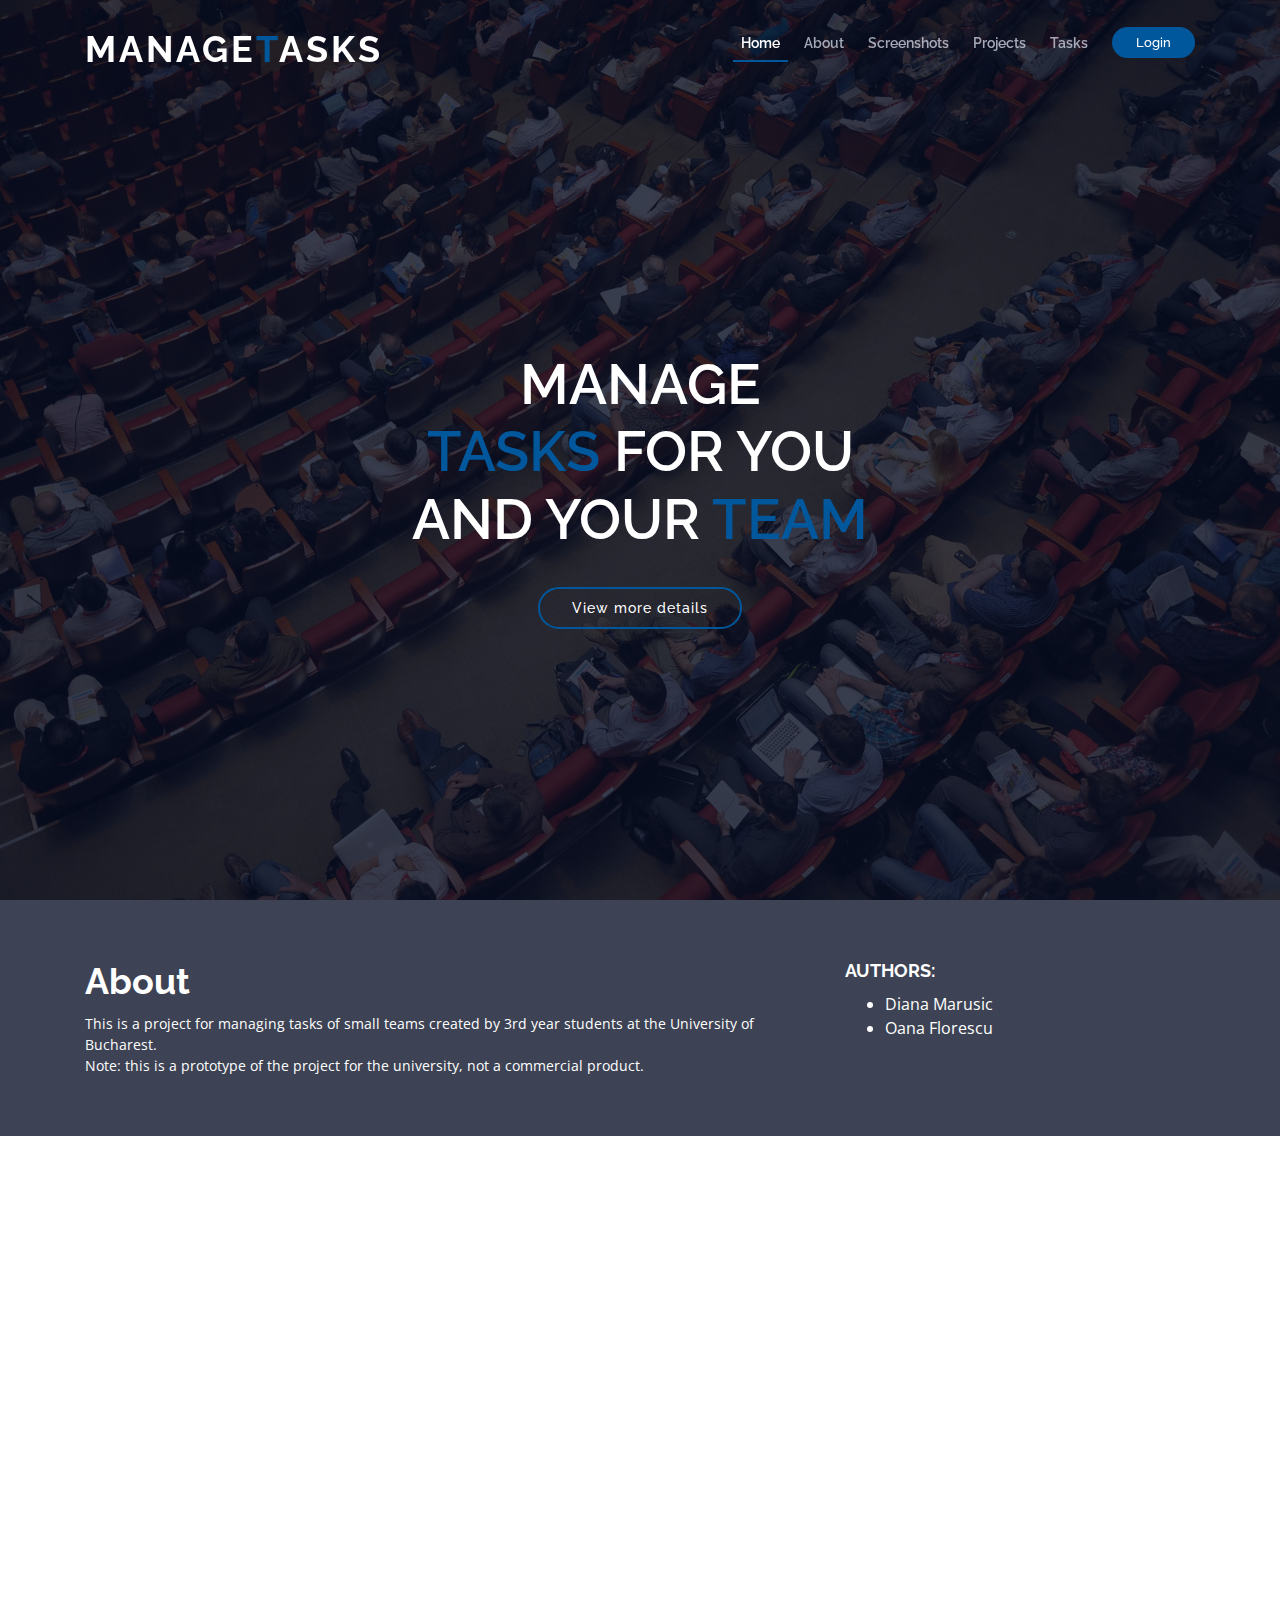
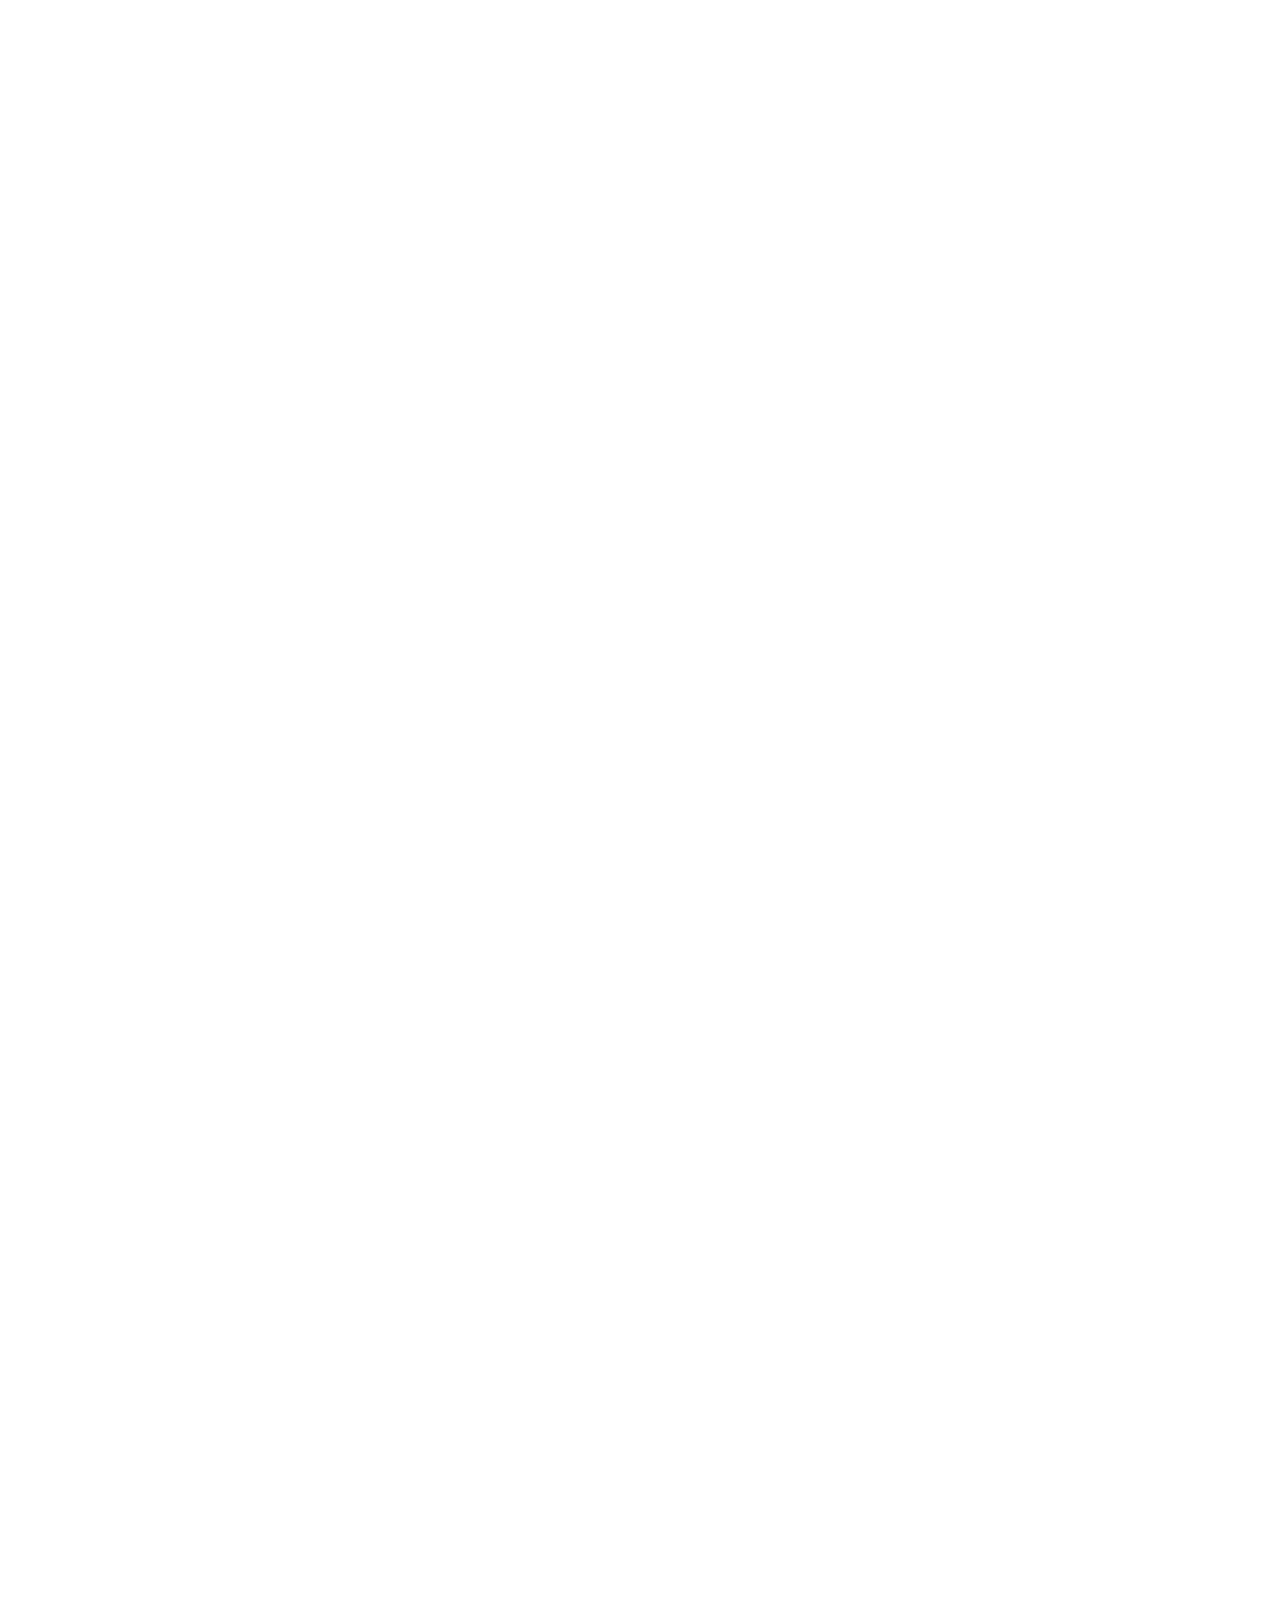
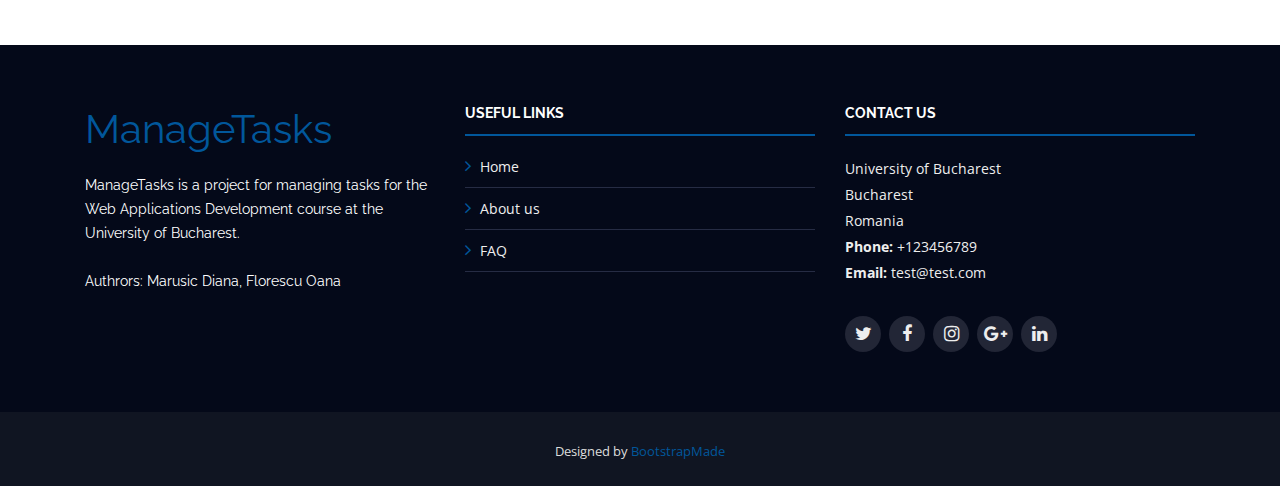
<file: index.html>
<!DOCTYPE html>
<html lang="en">

<head>
  <meta charset="utf-8">
  <title>TheEvent - Bootstrap Event Template</title>
  <meta content="width=device-width, initial-scale=1.0" name="viewport">
  <meta content="" name="keywords">
  <meta content="" name="description">

  <!-- Favicons -->
  <link href="img/favicon.png" rel="icon">
  <link href="img/apple-touch-icon.png" rel="apple-touch-icon">

  <!-- Google Fonts -->
  <link href="https://fonts.googleapis.com/css?family=Open+Sans:300,300i,400,400i,700,700i|Raleway:300,400,500,700,800" rel="stylesheet">

  <!-- Bootstrap CSS File -->
  <link href="lib/bootstrap/css/bootstrap.min.css" rel="stylesheet">

  <!-- Libraries CSS Files -->
  <link href="lib/font-awesome/css/font-awesome.min.css" rel="stylesheet">
  <link href="lib/animate/animate.min.css" rel="stylesheet">
  <link href="lib/venobox/venobox.css" rel="stylesheet">
  <link href="lib/owlcarousel/assets/owl.carousel.min.css" rel="stylesheet">

  <!-- Main Stylesheet File -->
  <link href="css/style.css" rel="stylesheet">

  <!-- =======================================================
    Theme Name: TheEvent
    Theme URL: https://bootstrapmade.com/theevent-conference-event-bootstrap-template/
    Author: BootstrapMade.com
    License: https://bootstrapmade.com/license/
  ======================================================= -->
</head>

<body>

  <!--==========================
    Header
  ============================-->
  <header id="header">
    <div class="container">

      <div id="logo" class="pull-left">
        <!-- Uncomment below if you prefer to use a text logo -->
         <!-- <h1><a href="#main">C<span>o</span>nf</a></h1> -->
         <h1><a href="index.html">Manage<span>T</span>asks</a></h1>
        <!-- <a href="#intro" class="scrollto"><img src="img/logo.png" alt="" title=""></a> -->
        <!-- <a href="#intro" class="scrollto"><img src="img/logo.png" alt="" title=""></a> -->
      </div>

      <nav id="nav-menu-container">
        <ul class="nav-menu">
          <li class="menu-active"><a href="#intro">Home</a></li>
          <li><a href="#about">About</a></li>
          <li><a href="#screenshots">Screenshots</a></li>
          <li><a href="projects.html">Projects</a></li>
          <li><a href="tasks.html">Tasks</a></li>

          <li class="buy-tickets"><a href="login.html">Login</a></li>
        </ul>
      </nav><!-- #nav-menu-container -->
    </div>
  </header><!-- #header -->

  <!--==========================
    Intro Section
  ============================-->
  <section id="intro">
    <div class="intro-container wow fadeIn">
      <h1 class="mb-4 pb-0">Manage<br><span>Tasks</span> for you <br>and your <span>team</span></h1>
      <!-- <p class="mb-4 pb-0">10-12 December, Downtown Conference Center, New York</p> -->
      
      <a href="#about" class="about-btn scrollto">View more details</a>
    </div>
  </section>

  <main id="main">

    <!--==========================
      About Section
    ============================-->
    <section id="about">
      <div class="container">
        <div class="row">
          <div class="col-lg-8">
            <h2>About</h2>
            <p>This is a project for managing tasks of small teams created by 3rd year students at the University of Bucharest.
            <br> Note: this is a prototype of the project for the university, not a commercial product.</p>
          </div>
          <div class="col-lg-4">
            <h3>Authors:</h3>
            <ul>
              <li>Diana Marusic</li>
              <li>Oana Florescu</li>
            </ul>
          </div>
          <!-- <div class="col-lg-3">
            <h3>When</h3>
            <p>Monday to Wednesday<br>10-12 December</p>
          </div> -->
        </div>
      </div>
    </section>

    <!--==========================
      Screenshots Section
    ============================-->
    <section id="screenshots" class="wow fadeInUp">
      <div class="container">
        <div class="section-header">
          <h2>Screenshots</h2>
          <p>Here are some screenshots of the app</p>
        </div>

        <div class="row">
          <!-- <div class="col-lg-4 col-md-6">
            <div class="screenshot">
              <img src="img/screenshots/1.png" alt="Screenshot 1" class="img-fluid">
              <div class="details">
                <h3><a href="screenshot-details.html">Login page</a></h3>
              </div>
            </div>
          </div> -->
          <div class="col-lg-4 col-md-6">
            <div class="screenshot">
              <img src="img/screenshots/2.png" alt="Screenshot 2" class="img-fluid">
              <div class="details">
                <h3><a href="screenshot-details.html">Register page</a></h3>
              </div>
            </div>
          </div>
          <div class="col-lg-4 col-md-6">
            <div class="screenshot">
              <img src="img/screenshots/3.png" alt="Screenshot 3" class="img-fluid">
              <div class="details">
                <h3><a href="screenshot-details.html">Projects page</a></h3>
              </div>
            </div>
          </div>
          <div class="col-lg-4 col-md-6">
            <div class="screenshot">
              <img src="img/screenshots/4.png" alt="Screenshot 1" class="img-fluid">
              <div class="details">
                <h3><a href="screenshot-details.html">Tasks page</a></h3>
              </div>
            </div>
          </div>
        </div>
      </div>

    </section>

    <!--==========================
      Gallery Section
    ============================-->
    <section id="gallery" class="wow fadeInUp">

      <div class="container">
        <div class="section-header">
          <h2>Gallery</h2>
          <p>Check our gallery for the screenshots of the app</p>
        </div>
      </div>

      <div class="owl-carousel gallery-carousel">
         <a href="img/screenshots/1.png" class="venobox" data-gall="gallery-carousel"><img src="img/screenshots/1.png" alt=""></a>
        <a href="img/screenshots/2.png" class="venobox" data-gall="gallery-carousel"><img src="img/screenshots/2.png" alt=""></a>
        <a href="img/screenshots/3.png" class="venobox" data-gall="gallery-carousel"><img src="img/screenshots/3.png" alt=""></a>
        <a href="img/screenshots/4.png" class="venobox" data-gall="gallery-carousel"><img src="img/screenshots/4.png" alt=""></a>
       <a href="img/screenshots/1.png" class="venobox" data-gall="gallery-carousel"><img src="img/screenshots/1.png" alt=""></a>
        <a href="img/screenshots/2.png" class="venobox" data-gall="gallery-carousel"><img src="img/screenshots/2.png" alt=""></a>
        <a href="img/screenshots/3.png" class="venobox" data-gall="gallery-carousel"><img src="img/screenshots/3.png" alt=""></a>
        <a href="img/screenshots/4.png" class="venobox" data-gall="gallery-carousel"><img src="img/screenshots/4.png" alt=""></a>
      
      </div>

    </section>

    <!--==========================
      Buy Ticket Section
    ============================-->
    <section id="buy-tickets" class="section-with-bg wow fadeInUp">
      <div class="container">

        <div class="section-header">
          <h2>Buy the app</h2>
          <!-- <p></p> -->
        </div>

        <div class="row">
          <div class="col-lg-4">
            <div class="card mb-5 mb-lg-0">
              <div class="card-body">
                <h5 class="card-title text-muted text-uppercase text-center">Free trial</h5>
                <h6 class="card-price text-center">$0</h6>
                <hr>
                <ul class="fa-ul">
                  <li><span class="fa-li"><i class="fa fa-check"></i></span>Free for personal use or evaluation</li>
                  <li class="text-muted"><span class="fa-li"><i class="fa fa-times"></i></span>Technical support</li>
                  <li class="text-muted"><span class="fa-li"><i class="fa fa-times"></i></span>Make profit</li>
                </ul>
                <hr>
                <div class="text-center">
                  <button type="button" class="btn" data-toggle="modal" data-target="#buy-ticket-modal" data-ticket-type="standard-access">Buy Now</button>
                </div>
              </div>
            </div>
          </div>
          <div class="col-lg-4">
            <div class="card mb-5 mb-lg-0">
              <div class="card-body">
                <h5 class="card-title text-muted text-uppercase text-center">Standard Access</h5>
                <h6 class="card-price text-center">$250</h6>
                <hr>
                <ul class="fa-ul">
                  <li><span class="fa-li"><i class="fa fa-check"></i></span>Regular Seating</li>
                  <li><span class="fa-li"><i class="fa fa-check"></i></span>Coffee Break</li>
                  <li><span class="fa-li"><i class="fa fa-check"></i></span>Custom Badge</li>
                  <li><span class="fa-li"><i class="fa fa-check"></i></span>Community Access</li>
                  <li class="text-muted"><span class="fa-li"><i class="fa fa-times"></i></span>Workshop Access</li>
                  <li class="text-muted"><span class="fa-li"><i class="fa fa-times"></i></span>After Party</li>
                </ul>
                <hr>
                <div class="text-center">
                  <button type="button" class="btn" data-toggle="modal" data-target="#buy-ticket-modal" data-ticket-type="pro-access">Buy Now</button>
                </div>
              </div>
            </div>
          </div>
          <!-- Pro Tier -->
          <div class="col-lg-4">
            <div class="card">
              <div class="card-body">
                <h5 class="card-title text-muted text-uppercase text-center">Premium Access</h5>
                <h6 class="card-price text-center">$350</h6>
                <hr>
                <ul class="fa-ul">
                  <li><span class="fa-li"><i class="fa fa-check"></i></span>Regular Seating</li>
                  <li><span class="fa-li"><i class="fa fa-check"></i></span>Coffee Break</li>
                  <li><span class="fa-li"><i class="fa fa-check"></i></span>Custom Badge</li>
                  <li><span class="fa-li"><i class="fa fa-check"></i></span>Community Access</li>
                  <li><span class="fa-li"><i class="fa fa-check"></i></span>Workshop Access</li>
                  <li><span class="fa-li"><i class="fa fa-check"></i></span>After Party</li>
                </ul>
                <hr>
                <div class="text-center">
                  <button type="button" class="btn" data-toggle="modal" data-target="#buy-ticket-modal" data-ticket-type="premium-access">Buy Now</button>
                </div>

              </div>
            </div>
          </div>
        </div>

      </div>

      <!-- Modal Order Form -->
      <div id="buy-ticket-modal" class="modal fade">
        <div class="modal-dialog" role="document">
          <div class="modal-content">
            <div class="modal-header">
              <h4 class="modal-title">Buy Tickets</h4>
              <button type="button" class="close" data-dismiss="modal" aria-label="Close">
                <span aria-hidden="true">&times;</span>
              </button>
            </div>
            <div class="modal-body">
              <form method="POST" action="#">
                <div class="form-group">
                  <input type="text" class="form-control" name="your-name" placeholder="Your Name">
                </div>
                <div class="form-group">
                  <input type="text" class="form-control" name="your-email" placeholder="Your Email">
                </div>
                <div class="form-group">
                  <select id="ticket-type" name="ticket-type" class="form-control" >
                    <option value="">-- Select Your Ticket Type --</option>
                    <option value="standard-access">Standard Access</option>
                    <option value="pro-access">Pro Access</option>
                    <option value="premium-access">Premium Access</option>
                  </select>
                </div>
                <div class="text-center">
                  <button type="submit" class="btn">Buy Now</button>
                </div>
              </form>
            </div>
          </div><!-- /.modal-content -->
        </div><!-- /.modal-dialog -->
      </div><!-- /.modal -->

    </section>

     <!--==========================
      F.A.Q Section
    ============================-->
    <section id="faq" class="wow fadeInUp">

      <div class="container">

        <div class="section-header">
          <h2>F.A.Q </h2>
        </div>

        <div class="row justify-content-center">
          <div class="col-lg-9">
              <ul id="faq-list">

                <li>
                  <a data-toggle="collapse" class="collapsed" href="#faq1">How to add a task? <i class="fa fa-minus-circle"></i></a>
                  <div id="faq1" class="collapse" data-parent="#faq-list">
                    <p>
                      For adding tasks, please go to the tasks page....
                    </p>
                  </div>
                </li>
      
                <li>
                  <a data-toggle="collapse" href="#faq2" class="collapsed">How  to add a project? <i class="fa fa-minus-circle"></i></a>
                  <div id="faq2" class="collapse" data-parent="#faq-list">
                    <p>
                      For adding a project, please go to the projects page
                    </p>
                  </div>
                </li>
      
                <li>
                  <a data-toggle="collapse" href="#faq3" class="collapsed">How to create an account? <i class="fa fa-minus-circle"></i></a>
                  <div id="faq3" class="collapse" data-parent="#faq-list">
                    <p>
                      Please press the "Login" button in the right upper corner of the app, and then click the link "Don't have an account? Sign up here"
                    </p>
                  </div>
                </li>
      
              </ul>
          </div>
        </div>

      </div>

    </section>

  </main>


  <!--==========================
    Footer
  ============================-->
  <footer id="footer">
    <div class="footer-top">
      <div class="container">
        <div class="row">

          <div class="col-lg-4 col-md-6 footer-info">
            <!-- <img src="img/logo.png" alt="TheEvenet"> -->
            <h1><a href="index.html">ManageTasks</a></h1>

            <p>ManageTasks is a project for managing tasks for the Web Applications Development course at the University of Bucharest.
            <br>
            <br>
             Authrors: Marusic Diana, Florescu Oana</p>
          </div>

          <div class="col-lg-4 col-md-6 footer-links">
            <h4>Useful Links</h4>
            <ul>
              <li><i class="fa fa-angle-right"></i> <a href="#">Home</a></li>
              <li><i class="fa fa-angle-right"></i> <a href="#about">About us</a></li>
              <li><i class="fa fa-angle-right"></i> <a href="#faq">FAQ</a></li>
            </ul>
          </div>

          <div class="col-lg-4 col-md-6 footer-contact">
            <h4>Contact Us</h4>
            <p>
              University of Bucharest<br>
              Bucharest<br>
              Romania<br>
              <strong>Phone:</strong> +123456789<br>
              <strong>Email:</strong> test@test.com<br>
            </p>

            <div class="social-links">
              <a href="#" class="twitter"><i class="fa fa-twitter"></i></a>
              <a href="#" class="facebook"><i class="fa fa-facebook"></i></a>
              <a href="#" class="instagram"><i class="fa fa-instagram"></i></a>
              <a href="#" class="google-plus"><i class="fa fa-google-plus"></i></a>
              <a href="#" class="linkedin"><i class="fa fa-linkedin"></i></a>
            </div>

          </div>

        </div>
      </div>
    </div>

    <div class="container">
      <div class="copyright">
        <!-- &copy; Copyright <strong>TheEvent</strong>. All Rights Reserved -->
      </div>
      <div class="credits">
        <!--
          All the links in the footer should remain intact.
          You can delete the links only if you purchased the pro version.
          Licensing information: https://bootstrapmade.com/license/
          Purchase the pro version with working PHP/AJAX contact form: https://bootstrapmade.com/buy/?theme=TheEvent
        -->
        Designed by <a href="https://bootstrapmade.com/">BootstrapMade</a>
      </div>
    </div>
  </footer><!-- #footer -->

  <a href="#" class="back-to-top"><i class="fa fa-angle-up"></i></a>

  <!-- JavaScript Libraries -->
  <script src="lib/jquery/jquery.min.js"></script>
  <script src="lib/jquery/jquery-migrate.min.js"></script>
  <script src="lib/bootstrap/js/bootstrap.bundle.min.js"></script>
  <script src="lib/easing/easing.min.js"></script>
  <script src="lib/superfish/hoverIntent.js"></script>
  <script src="lib/superfish/superfish.min.js"></script>
  <script src="lib/wow/wow.min.js"></script>
  <script src="lib/venobox/venobox.min.js"></script>
  <script src="lib/owlcarousel/owl.carousel.min.js"></script>

  <!-- Contact Form JavaScript File -->
  <script src="contactform/contactform.js"></script>

  <!-- Template Main Javascript File -->
  <script src="js/main.js"></script>
</body>

</html>
</file>
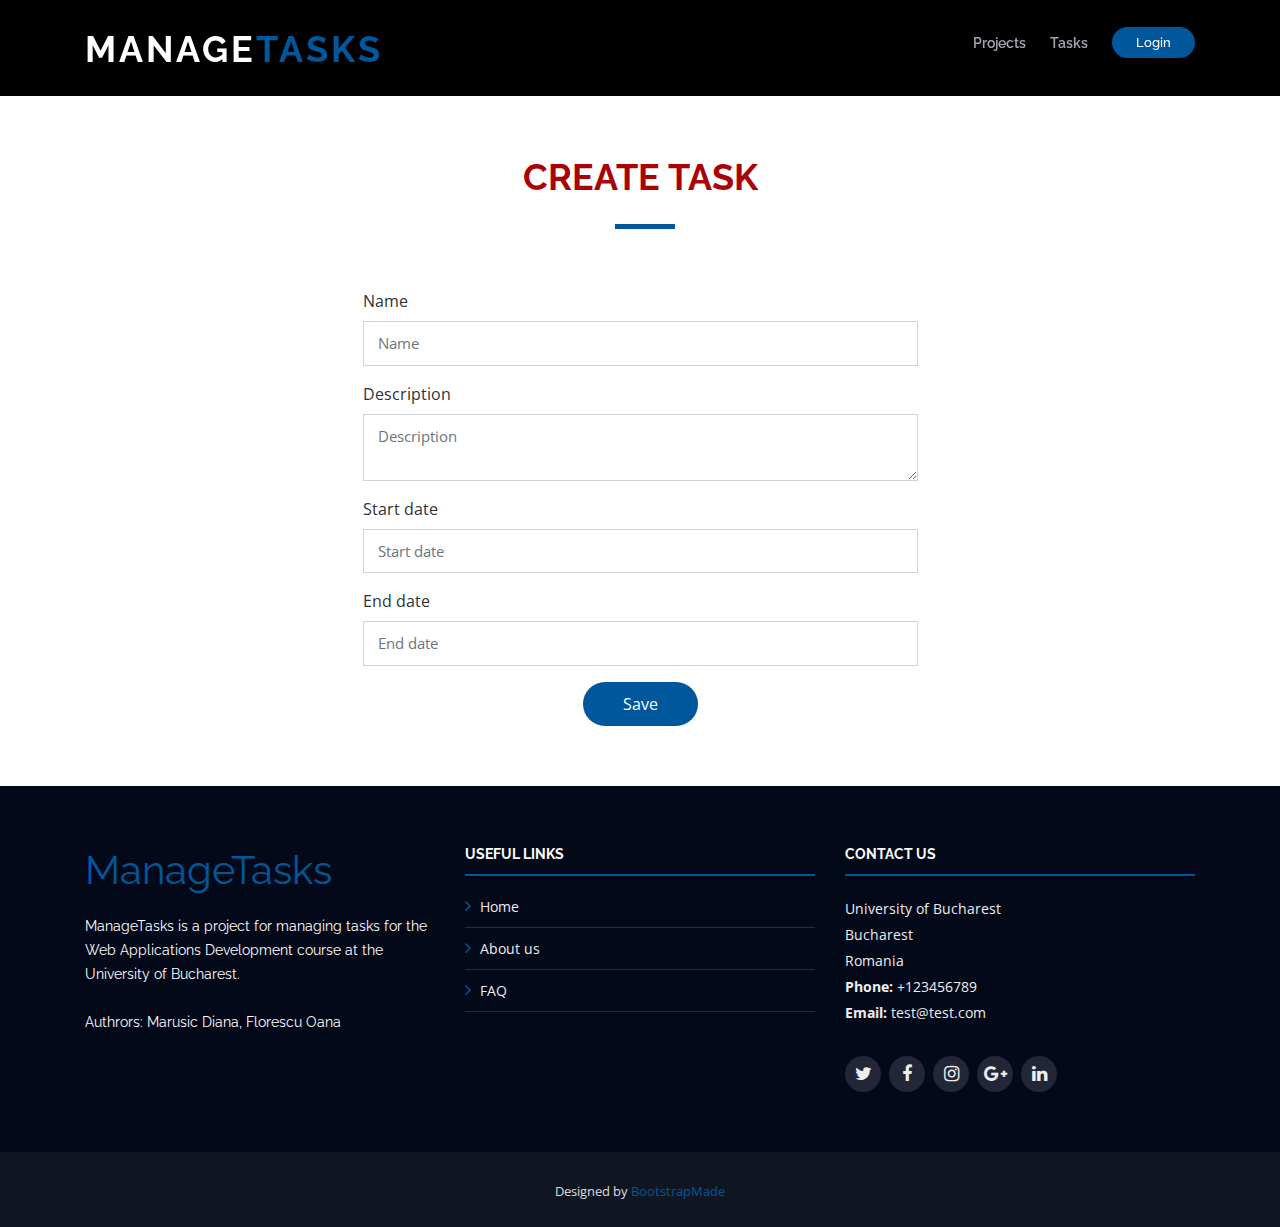
<file: create_task.html>
<!DOCTYPE html>
<html lang="en">

<head>
  <meta charset="utf-8">
  <title>TheEvent - Bootstrap Event Template</title>
  <meta content="width=device-width, initial-scale=1.0" name="viewport">
  <meta content="" name="keywords">
  <meta content="" name="description">

  <!-- Favicons -->
  <link href="img/favicon.png" rel="icon">
  <link href="img/apple-touch-icon.png" rel="apple-touch-icon">

  <!-- Google Fonts -->
  <link href="https://fonts.googleapis.com/css?family=Open+Sans:300,300i,400,400i,700,700i|Raleway:300,400,500,700,800" rel="stylesheet">

  <!-- Bootstrap CSS File -->
  <link href="lib/bootstrap/css/bootstrap.min.css" rel="stylesheet">

  <!-- Libraries CSS Files -->
  <link href="lib/font-awesome/css/font-awesome.min.css" rel="stylesheet">
  <link href="lib/animate/animate.min.css" rel="stylesheet">
  <link href="lib/venobox/venobox.css" rel="stylesheet">
  <link href="lib/owlcarousel/assets/owl.carousel.min.css" rel="stylesheet">

  <!-- Main Stylesheet File -->
  <link href="css/style.css" rel="stylesheet">

  <!-- =======================================================
    Theme Name: TheEvent
    Theme URL: https://bootstrapmade.com/theevent-conference-event-bootstrap-template/
    Author: BootstrapMade.com
    License: https://bootstrapmade.com/license/
  ======================================================= -->
</head>

<body>

  <!--==========================
    Header
  ============================-->
  <header id="header">
    <div class="container">

      <div id="logo" class="pull-left">
        <!-- Uncomment below if you prefer to use a text logo -->
         <!-- <h1><a href="#main">C<span>o</span>nf</a></h1> -->
         <!-- <h1><a href="index.html">Manage<span>T</span>asks</a></h1> -->
         <h1><a href="index.html">Manage<span>Tasks</span></a></h1>
         
        <!-- <a href="#intro" class="scrollto"><img src="img/logo.png" alt="" title=""></a> -->
        <!-- <a href="#intro" class="scrollto"><img src="img/logo.png" alt="" title=""></a> -->
      </div>

      <nav id="nav-menu-container">
        <ul class="nav-menu">         
          <li><a href="projects.html">Projects</a></li>
          <li><a href="tasks.html">Tasks</a></li>

          <li class="buy-tickets"><a href="login.html">Login</a></li>
        </ul>
      </nav><!-- #nav-menu-container -->
    </div>
  </header><!-- #header -->


  <!--==========================
    Intro Section
  ============================-->
  <section class="pt-4 pb-5 section-top">
    <br>
  </section>

  <main id="main">

    <section id="contact" class="section-bg wow fadeInUp">

      <div class="container">

        <div class="section-header">
          <h2>Create task</h2>
        </div>

        

        <div class="form">
          <div id="sendmessage">Your message has been sent. Thank you!</div>
          <div id="errormessage"></div>
          <form action="" method="post" role="form" class="contactForm">
            
            <div class="form-row">
              <div class="form-group col-md-12">
                <label for="name">Name</label>
                <input type="text" name="name" class="form-control" id="name" placeholder="Name" />

                <!-- <input type="text" name="name" class="form-control" id="name" placeholder="Your Name" data-rule="minlen:4" data-msg="Please enter at least 4 chars" />
                <div class="validation"></div> -->
              </div>
            </div>

            <!-- TODO: project_id hidden? -->


            <div class="form-row">
              <div class="form-group col-md-12">
                <label for="description">Description</label>
                <textarea name="description" class="form-control" id="description"
                placeholder="Description"></textarea>
              </div>
            </div>


            <div class="form-row">
              <div class="form-group col-md-12">
                <label for="start_date">Start date</label>
                <input type="text" name="start_date" class="form-control" id="start_date" placeholder="Start date" />
              </div>
            </div>

            <div class="form-row">
              <div class="form-group col-md-12">
                <label for="end_date">End date</label>
                <input type="text" name="end_date" class="form-control" id="end_date" placeholder="End date" />
              </div>
            </div>

         
            <div class="text-center"><button type="submit">Save</button></div>
          </form>


        </div>

      </div>
    </section><!-- #contact -->

  </main>


  <!--==========================
    Footer
  ============================-->
  <footer id="footer">
    <div class="footer-top">
      <div class="container">
        <div class="row">

          <div class="col-lg-4 col-md-6 footer-info">
            <!-- <img src="img/logo.png" alt="TheEvenet"> -->
            <h1><a href="index.html">ManageTasks</a></h1>

            <p>ManageTasks is a project for managing tasks for the Web Applications Development course at the University of Bucharest.
            <br>
            <br>
             Authrors: Marusic Diana, Florescu Oana</p>
          </div>

          <div class="col-lg-4 col-md-6 footer-links">
            <h4>Useful Links</h4>
            <ul>
              <li><i class="fa fa-angle-right"></i> <a href="#">Home</a></li>
              <li><i class="fa fa-angle-right"></i> <a href="#about">About us</a></li>
              <li><i class="fa fa-angle-right"></i> <a href="#faq">FAQ</a></li>
            </ul>
          </div>

          <div class="col-lg-4 col-md-6 footer-contact">
            <h4>Contact Us</h4>
            <p>
              University of Bucharest<br>
              Bucharest<br>
              Romania<br>
              <strong>Phone:</strong> +123456789<br>
              <strong>Email:</strong> test@test.com<br>
            </p>

            <div class="social-links">
              <a href="#" class="twitter"><i class="fa fa-twitter"></i></a>
              <a href="#" class="facebook"><i class="fa fa-facebook"></i></a>
              <a href="#" class="instagram"><i class="fa fa-instagram"></i></a>
              <a href="#" class="google-plus"><i class="fa fa-google-plus"></i></a>
              <a href="#" class="linkedin"><i class="fa fa-linkedin"></i></a>
            </div>

          </div>

        </div>
      </div>
    </div>

    <div class="container">
      <div class="copyright">
        <!-- &copy; Copyright <strong>TheEvent</strong>. All Rights Reserved -->
      </div>
      <div class="credits">
        <!--
          All the links in the footer should remain intact.
          You can delete the links only if you purchased the pro version.
          Licensing information: https://bootstrapmade.com/license/
          Purchase the pro version with working PHP/AJAX contact form: https://bootstrapmade.com/buy/?theme=TheEvent
        -->
        Designed by <a href="https://bootstrapmade.com/">BootstrapMade</a>
      </div>
    </div>
  </footer><!-- #footer -->

  <a href="#" class="back-to-top"><i class="fa fa-angle-up"></i></a>

  <!-- JavaScript Libraries -->
  <script src="lib/jquery/jquery.min.js"></script>
  <script src="lib/jquery/jquery-migrate.min.js"></script>
  <script src="lib/bootstrap/js/bootstrap.bundle.min.js"></script>
  <script src="lib/easing/easing.min.js"></script>
  <script src="lib/superfish/hoverIntent.js"></script>
  <script src="lib/superfish/superfish.min.js"></script>
  <script src="lib/wow/wow.min.js"></script>
  <script src="lib/venobox/venobox.min.js"></script>
  <script src="lib/owlcarousel/owl.carousel.min.js"></script>

  <!-- Contact Form JavaScript File -->
  <script src="contactform/contactform.js"></script>

  <!-- Template Main Javascript File -->
  <script src="js/main.js"></script>
</body>

</html>
</file>
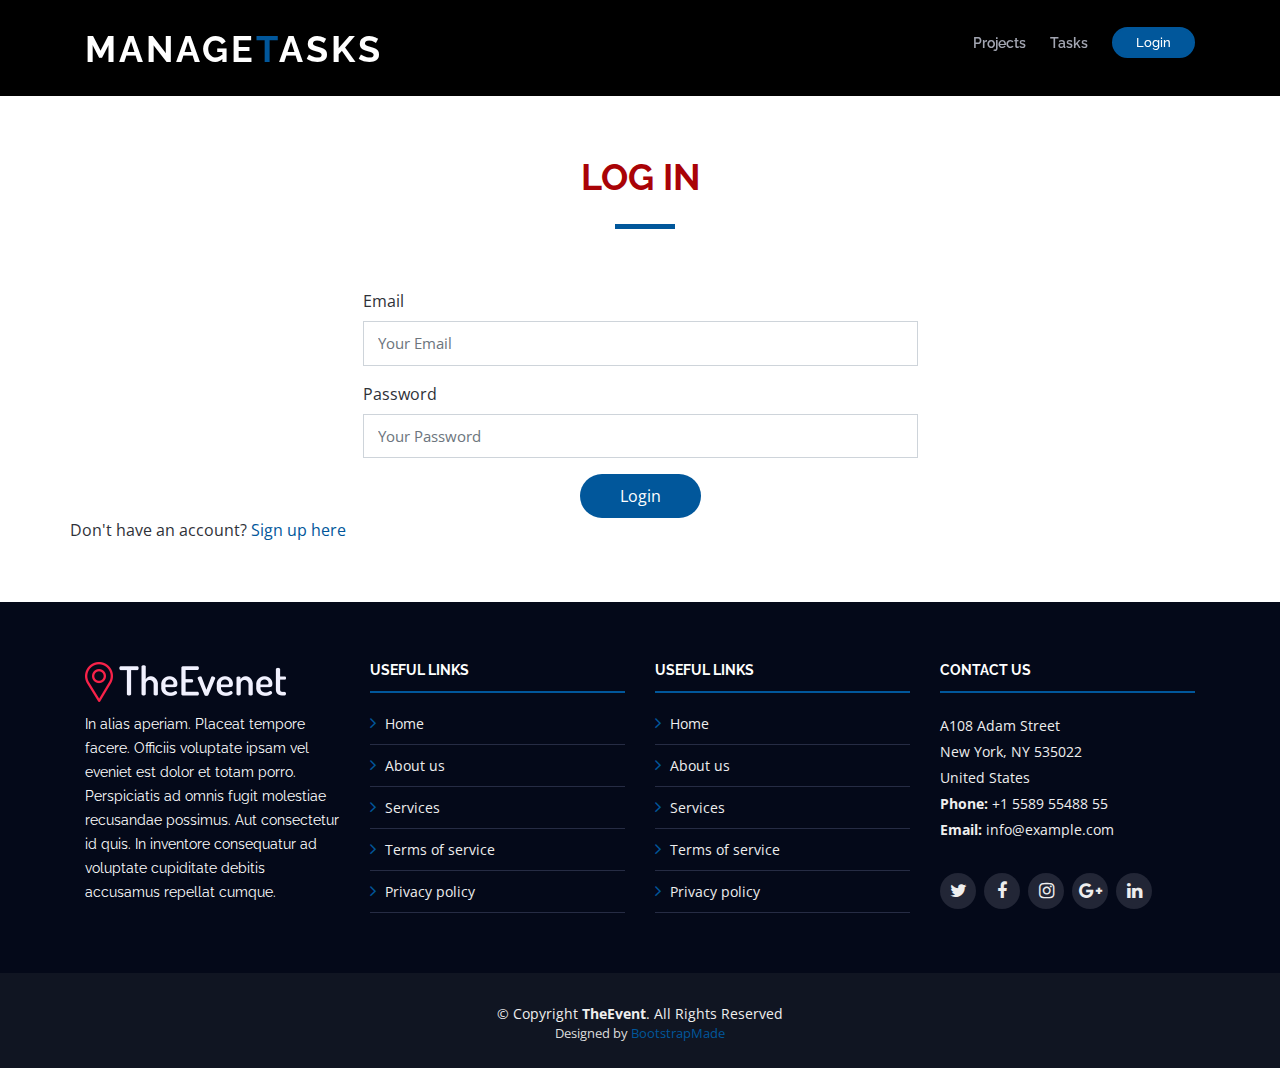
<file: login.html>
<!DOCTYPE html>
<html lang="en">

<head>
  <meta charset="utf-8">
  <title>TheEvent - Bootstrap Event Template</title>
  <meta content="width=device-width, initial-scale=1.0" name="viewport">
  <meta content="" name="keywords">
  <meta content="" name="description">

  <!-- Favicons -->
  <link href="img/favicon.png" rel="icon">
  <link href="img/apple-touch-icon.png" rel="apple-touch-icon">

  <!-- Google Fonts -->
  <link href="https://fonts.googleapis.com/css?family=Open+Sans:300,300i,400,400i,700,700i|Raleway:300,400,500,700,800" rel="stylesheet">

  <!-- Bootstrap CSS File -->
  <link href="lib/bootstrap/css/bootstrap.min.css" rel="stylesheet">

  <!-- Libraries CSS Files -->
  <link href="lib/font-awesome/css/font-awesome.min.css" rel="stylesheet">
  <link href="lib/animate/animate.min.css" rel="stylesheet">
  <link href="lib/venobox/venobox.css" rel="stylesheet">
  <link href="lib/owlcarousel/assets/owl.carousel.min.css" rel="stylesheet">

  <!-- Main Stylesheet File -->
  <link href="css/style.css" rel="stylesheet">

  <!-- =======================================================
    Theme Name: TheEvent
    Theme URL: https://bootstrapmade.com/theevent-conference-event-bootstrap-template/
    Author: BootstrapMade.com
    License: https://bootstrapmade.com/license/
  ======================================================= -->
</head>

<body>

  <!--==========================
    Header
  ============================-->
  <header id="header">
    <div class="container">

      <div id="logo" class="pull-left">
        <!-- Uncomment below if you prefer to use a text logo -->
         <!-- <h1><a href="#main">C<span>o</span>nf</a></h1> -->
         <h1><a href="index.html">Manage<span>T</span>asks</a></h1>
        <!-- <a href="#intro" class="scrollto"><img src="img/logo.png" alt="" title=""></a> -->
        <!-- <a href="#intro" class="scrollto"><img src="img/logo.png" alt="" title=""></a> -->
      </div>

      <nav id="nav-menu-container">
        <ul class="nav-menu">         
          <li><a href="projects.html">Projects</a></li>
          <li><a href="tasks.html">Tasks</a></li>

          <li class="buy-tickets"><a href="login.html">Login</a></li>
        </ul>
      </nav><!-- #nav-menu-container -->
    </div>
  </header><!-- #header -->


  <!--==========================
    Intro Section
  ============================-->
  <section class="pt-4 pb-5 section-top">
    <br>
  </section>

  <main id="main">


    <!--==========================
      Contact Section
    ============================-->
    <section id="contact" class="section-bg wow fadeInUp">

      <div class="container">

        <div class="section-header">
          <h2>Log in</h2>
          <!-- <p>Nihil officia ut sint molestiae tenetur.</p> -->
        </div>

        

        <div class="form">
          <div id="sendmessage">Your message has been sent. Thank you!</div>
          <div id="errormessage"></div>
          <form action="" method="post" role="form" class="contactForm">
            <!-- <div class="form-row">
              <div class="form-group col-md-12">
                <label for="name">Name</label>
                <input type="text" name="name" class="form-control" id="name" placeholder="Your Name" data-rule="minlen:4" data-msg="Please enter at least 4 chars" />
                <div class="validation"></div>
              </div>
            </div> -->
            <div class="form-row">
              <div class="form-group col-md-12">
                <label for="name">Email</label>

                <input type="email" class="form-control" name="email" id="email" placeholder="Your Email" data-rule="email" data-msg="Please enter a valid email" />
                <div class="validation"></div>
              </div>
            </div>
            <div class="form-row">
              <div class="form-group col-md-12">
                <label for="password">Password</label>
                <input type="password" name="password" class="form-control" id="password" placeholder="Your Password" data-rule="minlen:4" data-msg="Please enter at least 4 chars" />
                <div class="validation"></div>
              </div>
            </div>
           
            <div class="text-center"><button type="submit">Login</button></div>
          </form>

          <div class="row">
          Don't have an account?&nbsp;<a href="register.html"> Sign up here</a>
          </div>

        </div>

      </div>
    </section><!-- #contact -->

  </main>


  <!--==========================
    Footer
  ============================-->
  <footer id="footer">
    <div class="footer-top">
      <div class="container">
        <div class="row">

          <div class="col-lg-3 col-md-6 footer-info">
            <img src="img/logo.png" alt="TheEvenet">
            <p>In alias aperiam. Placeat tempore facere. Officiis voluptate ipsam vel eveniet est dolor et totam porro. Perspiciatis ad omnis fugit molestiae recusandae possimus. Aut consectetur id quis. In inventore consequatur ad voluptate cupiditate debitis accusamus repellat cumque.</p>
          </div>

          <div class="col-lg-3 col-md-6 footer-links">
            <h4>Useful Links</h4>
            <ul>
              <li><i class="fa fa-angle-right"></i> <a href="#">Home</a></li>
              <li><i class="fa fa-angle-right"></i> <a href="#">About us</a></li>
              <li><i class="fa fa-angle-right"></i> <a href="#">Services</a></li>
              <li><i class="fa fa-angle-right"></i> <a href="#">Terms of service</a></li>
              <li><i class="fa fa-angle-right"></i> <a href="#">Privacy policy</a></li>
            </ul>
          </div>

          <div class="col-lg-3 col-md-6 footer-links">
            <h4>Useful Links</h4>
            <ul>
              <li><i class="fa fa-angle-right"></i> <a href="#">Home</a></li>
              <li><i class="fa fa-angle-right"></i> <a href="#">About us</a></li>
              <li><i class="fa fa-angle-right"></i> <a href="#">Services</a></li>
              <li><i class="fa fa-angle-right"></i> <a href="#">Terms of service</a></li>
              <li><i class="fa fa-angle-right"></i> <a href="#">Privacy policy</a></li>
            </ul>
          </div>

          <div class="col-lg-3 col-md-6 footer-contact">
            <h4>Contact Us</h4>
            <p>
              A108 Adam Street <br>
              New York, NY 535022<br>
              United States <br>
              <strong>Phone:</strong> +1 5589 55488 55<br>
              <strong>Email:</strong> info@example.com<br>
            </p>

            <div class="social-links">
              <a href="#" class="twitter"><i class="fa fa-twitter"></i></a>
              <a href="#" class="facebook"><i class="fa fa-facebook"></i></a>
              <a href="#" class="instagram"><i class="fa fa-instagram"></i></a>
              <a href="#" class="google-plus"><i class="fa fa-google-plus"></i></a>
              <a href="#" class="linkedin"><i class="fa fa-linkedin"></i></a>
            </div>

          </div>

        </div>
        
      </div>
    </div>

    <div class="container">
      <div class="copyright">
        &copy; Copyright <strong>TheEvent</strong>. All Rights Reserved
      </div>
      <div class="credits">
        <!--
          All the links in the footer should remain intact.
          You can delete the links only if you purchased the pro version.
          Licensing information: https://bootstrapmade.com/license/
          Purchase the pro version with working PHP/AJAX contact form: https://bootstrapmade.com/buy/?theme=TheEvent
        -->
        Designed by <a href="https://bootstrapmade.com/">BootstrapMade</a>
      </div>
    </div>
  </footer><!-- #footer -->

  <a href="#" class="back-to-top"><i class="fa fa-angle-up"></i></a>

  <!-- JavaScript Libraries -->
  <script src="lib/jquery/jquery.min.js"></script>
  <script src="lib/jquery/jquery-migrate.min.js"></script>
  <script src="lib/bootstrap/js/bootstrap.bundle.min.js"></script>
  <script src="lib/easing/easing.min.js"></script>
  <script src="lib/superfish/hoverIntent.js"></script>
  <script src="lib/superfish/superfish.min.js"></script>
  <script src="lib/wow/wow.min.js"></script>
  <script src="lib/venobox/venobox.min.js"></script>
  <script src="lib/owlcarousel/owl.carousel.min.js"></script>

  <!-- Contact Form JavaScript File -->
  <script src="contactform/contactform.js"></script>

  <!-- Template Main Javascript File -->
  <script src="js/main.js"></script>
</body>

</html>
</file>
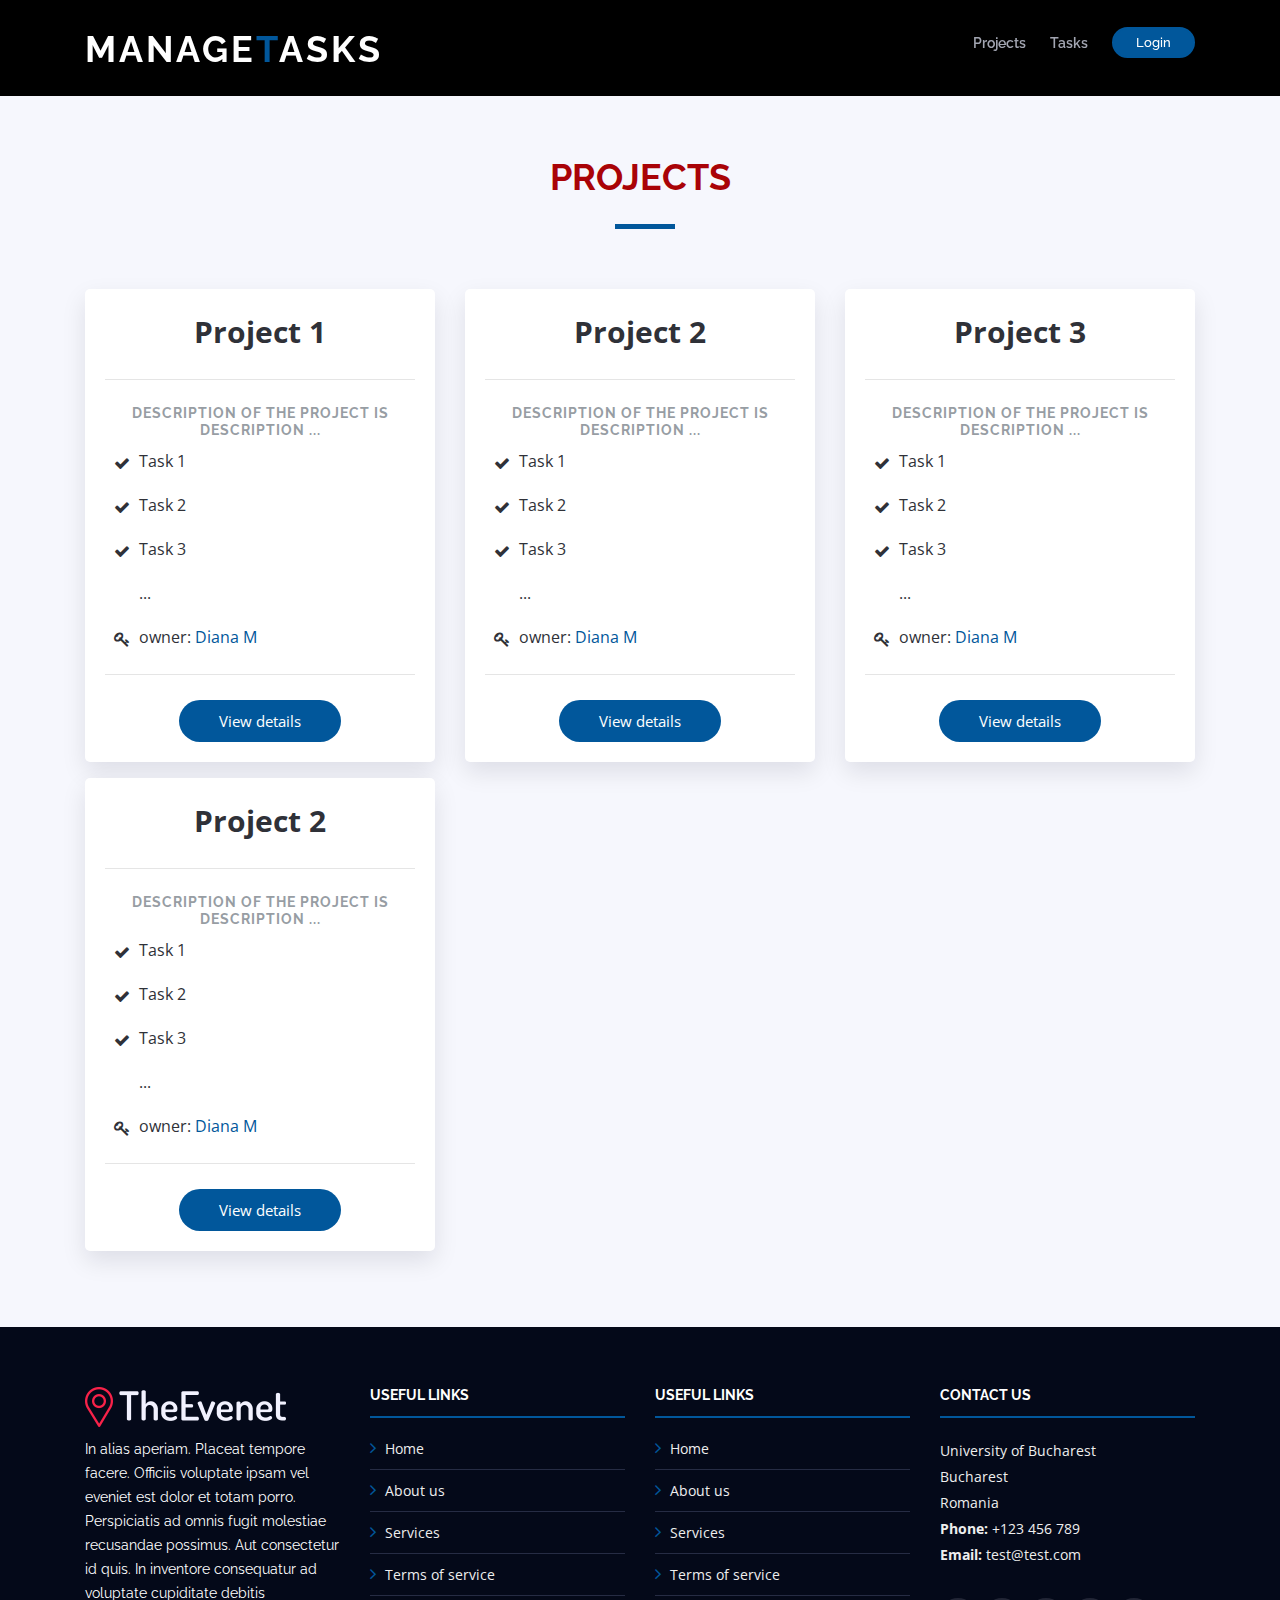
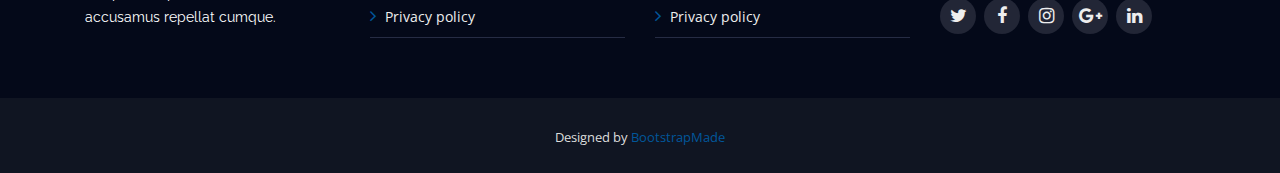
<file: projects.html>
<!DOCTYPE html>
<html lang="en">

<head>
  <meta charset="utf-8">
  <title>TheEvent - Bootstrap Event Template</title>
  <meta content="width=device-width, initial-scale=1.0" name="View detailsport">
  <meta content="" name="keywords">
  <meta content="" name="description">

  <!-- Favicons -->
  <link href="img/favicon.png" rel="icon">
  <link href="img/apple-touch-icon.png" rel="apple-touch-icon">

  <!-- Google Fonts -->
  <link href="https://fonts.googleapis.com/css?family=Open+Sans:300,300i,400,400i,700,700i|Raleway:300,400,500,700,800" rel="stylesheet">

  <!-- Bootstrap CSS File -->
  <link href="lib/bootstrap/css/bootstrap.min.css" rel="stylesheet">

  <!-- Libraries CSS Files -->
  <link href="lib/font-awesome/css/font-awesome.min.css" rel="stylesheet">
  <link href="lib/animate/animate.min.css" rel="stylesheet">
  <link href="lib/venobox/venobox.css" rel="stylesheet">
  <link href="lib/owlcarousel/assets/owl.carousel.min.css" rel="stylesheet">

  <!-- Main Stylesheet File -->
  <link href="css/style.css" rel="stylesheet">

  <!-- =======================================================
    Theme Name: TheEvent
    Theme URL: https://bootstrapmade.com/theevent-conference-event-bootstrap-template/
    Author: BootstrapMade.com
    License: https://bootstrapmade.com/license/
  ======================================================= -->
</head>

<body>

  <!--==========================
    Header
  ============================-->
  <header id="header">
    <div class="container">

      <div id="logo" class="pull-left">
        <!-- Uncomment below if you prefer to use a text logo -->
         <!-- <h1><a href="#main">C<span>o</span>nf</a></h1> -->
         <h1><a href="index.html">Manage<span>T</span>asks</a></h1>
        <!-- <a href="#intro" class="scrollto"><img src="img/logo.png" alt="" title=""></a> -->
        <!-- <a href="#intro" class="scrollto"><img src="img/logo.png" alt="" title=""></a> -->
      </div>

      <nav id="nav-menu-container">
        <ul class="nav-menu">         
          <li><a href="projects.html">Projects</a></li>
          <li><a href="tasks.html">Tasks</a></li>

          <li class="buy-tickets"><a href="login.html">Login</a></li>
        </ul>
      </nav><!-- #nav-menu-container -->
    </div>
  </header><!-- #header -->


  <!--==========================
    Intro Section
  ============================-->
  <!-- <section id="intro"> -->
   <!--  <div class="intro-container wow fadeIn">
      <h1 class="mb-4 pb-0">The Annual<br><span>Marketing</span> Conference</h1>
      <p class="mb-4 pb-0">10-12 December, Downtown Conference Center, New York</p>
      <a href="https://www.youtube.com/watch?v=jDDaplaOz7Q" class="venobox play-btn mb-4" data-vbtype="video"
        data-autoplay="true"></a>
      <a href="#about" class="about-btn scrollto">About The Event</a>
    </div> -->
  <!-- </section> -->

  <section class="pt-4 pb-5 section-top">
    <br>
  </section>
  <main id="main">

    <!--==========================
      About Section
    ============================-->
   <!--  <section>
      <div class="container">
        <div class="row">
          <div class="col-lg-4">
            <h3>In progress</h3>
            <p>Tasks</p>
          </div>
          <div class="col-lg-4">
            <h3>In progress</h3>
            <p>Tasks</p>
          </div>
          <div class="col-lg-4">
            <h3>Done</h3>
            <p>Tasks</p>
          </div>
        </div>
      </div>
    </section> -->
   

    <!--==========================
      Buy Ticket Section
    ============================-->
    <section id="buy-tickets" class="section-with-bg wow fadeInUp">
      <div class="container">

        <div class="section-header">
          <h2>Projects</h2>
          <!-- <p>Velit consequatur consequatur inventore iste fugit unde omnis eum aut.</p> -->
        </div>

        <div class="row pb-3">
          <div class="col-lg-4">
            <div class="card mb-5 mb-lg-0">
              <div class="card-body">
                <p class="card-price text-center">Project 1</p>
                <hr>
                <h5 class="card-title text-muted text-uppercase text-center">Description of the project is description ...</h5>
                
                <ul class="fa-ul">
                  <li><span class="fa-li"><i class="fa fa-check"></i></span>Task 1</li>
                  <li><span class="fa-li"><i class="fa fa-check"></i></span>Task 2</li>
                  <li><span class="fa-li"><i class="fa fa-check"></i></span>Task 3</li>
                  <li><span class="fa-li"></span>...</li>

                  <li><span class="fa-li"><i class="fa fa-key"></i></span>owner: <a href="">Diana M</a></li>


                </ul>
                <hr>
                <div class="text-center">
                  <button type="button" class="btn" data-toggle="modal" data-target="#buy-ticket-modal" data-ticket-type="standard-access">View details</button>
                </div>
              </div>
            </div>
          </div>
          <div class="col-lg-4">
            <div class="card mb-5 mb-lg-0">
              <div class="card-body">
                <p class="card-price text-center">Project 2</p>
                <hr>
                <h5 class="card-title text-muted text-uppercase text-center">Description of the project is description ...</h5>
                
                <ul class="fa-ul">
                  <li><span class="fa-li"><i class="fa fa-check"></i></span>Task 1</li>
                  <li><span class="fa-li"><i class="fa fa-check"></i></span>Task 2</li>
                  <li><span class="fa-li"><i class="fa fa-check"></i></span>Task 3</li>
                  <li><span class="fa-li"></span>...</li>

                  <li><span class="fa-li"><i class="fa fa-key"></i></span>owner: <a href="">Diana M</a></li>


                </ul>
                <hr>
                <div class="text-center">
                  <button type="button" class="btn" data-toggle="modal" data-target="#buy-ticket-modal" data-ticket-type="standard-access">View details</button>
                </div>
              </div>
            </div>
          </div>
          <!-- Pro Tier -->
          <div class="col-lg-4">
            <div class="card mb-5 mb-lg-0">
              <div class="card-body">
                <p class="card-price text-center">Project 3</p>
                <hr>
                <h5 class="card-title text-muted text-uppercase text-center">Description of the project is description ...</h5>
                
                <ul class="fa-ul">
                  <li><span class="fa-li"><i class="fa fa-check"></i></span>Task 1</li>
                  <li><span class="fa-li"><i class="fa fa-check"></i></span>Task 2</li>
                  <li><span class="fa-li"><i class="fa fa-check"></i></span>Task 3</li>
                  <li><span class="fa-li"></span>...</li>

                  <li><span class="fa-li"><i class="fa fa-key"></i></span>owner: <a href="">Diana M</a></li>


                </ul>
                <hr>
                <div class="text-center">
                  <button type="button" class="btn" data-toggle="modal" data-target="#buy-ticket-modal" data-ticket-type="standard-access">View details</button>
                </div>
              </div>
            </div>
          </div>
        </div>


        <div class="row pb-3">
         <div class="col-lg-4">
            <div class="card mb-5 mb-lg-0">
              <div class="card-body">
                <p class="card-price text-center">Project 2</p>
                <hr>
                <h5 class="card-title text-muted text-uppercase text-center">Description of the project is description ...</h5>
                
                <ul class="fa-ul">
                  <li><span class="fa-li"><i class="fa fa-check"></i></span>Task 1</li>
                  <li><span class="fa-li"><i class="fa fa-check"></i></span>Task 2</li>
                  <li><span class="fa-li"><i class="fa fa-check"></i></span>Task 3</li>
                  <li><span class="fa-li"></span>...</li>

                  <li><span class="fa-li"><i class="fa fa-key"></i></span>owner: <a href="">Diana M</a></li>


                </ul>
                <hr>
                <div class="text-center">
                  <button type="button" class="btn" data-toggle="modal" data-target="#buy-ticket-modal" data-ticket-type="standard-access">View details</button>
                </div>
              </div>
            </div>
          </div>
      </div>
    </section>

    
  </main>


  <!--==========================
    Footer
  ============================-->
  <footer id="footer">
    <div class="footer-top">
      <div class="container">
        <div class="row">

          <div class="col-lg-3 col-md-6 footer-info">
            <img src="img/logo.png" alt="TheEvenet">
            <p>In alias aperiam. Placeat tempore facere. Officiis voluptate ipsam vel eveniet est dolor et totam porro. Perspiciatis ad omnis fugit molestiae recusandae possimus. Aut consectetur id quis. In inventore consequatur ad voluptate cupiditate debitis accusamus repellat cumque.</p>
          </div>

          <div class="col-lg-3 col-md-6 footer-links">
            <h4>Useful Links</h4>
            <ul>
              <li><i class="fa fa-angle-right"></i> <a href="#">Home</a></li>
              <li><i class="fa fa-angle-right"></i> <a href="#">About us</a></li>
              <li><i class="fa fa-angle-right"></i> <a href="#">Services</a></li>
              <li><i class="fa fa-angle-right"></i> <a href="#">Terms of service</a></li>
              <li><i class="fa fa-angle-right"></i> <a href="#">Privacy policy</a></li>
            </ul>
          </div>

          <div class="col-lg-3 col-md-6 footer-links">
            <h4>Useful Links</h4>
            <ul>
              <li><i class="fa fa-angle-right"></i> <a href="#">Home</a></li>
              <li><i class="fa fa-angle-right"></i> <a href="#">About us</a></li>
              <li><i class="fa fa-angle-right"></i> <a href="#">Services</a></li>
              <li><i class="fa fa-angle-right"></i> <a href="#">Terms of service</a></li>
              <li><i class="fa fa-angle-right"></i> <a href="#">Privacy policy</a></li>
            </ul>
          </div>

          <div class="col-lg-3 col-md-6 footer-contact">
            <h4>Contact Us</h4>
            <p>
              University of Bucharest <br>
              Bucharest<br>
              Romania <br>
              <strong>Phone:</strong> +123 456 789<br>
              <strong>Email:</strong> test@test.com<br>
            </p>

            <div class="social-links">
              <a href="#" class="twitter"><i class="fa fa-twitter"></i></a>
              <a href="#" class="facebook"><i class="fa fa-facebook"></i></a>
              <a href="#" class="instagram"><i class="fa fa-instagram"></i></a>
              <a href="#" class="google-plus"><i class="fa fa-google-plus"></i></a>
              <a href="#" class="linkedin"><i class="fa fa-linkedin"></i></a>
            </div>

          </div>

        </div>
      </div>
    </div>

    <div class="container">
      <div class="copyright">
        <!-- &copy; Copyright <strong>TheEvent</strong>. All Rights Reserved -->
      </div>
      <div class="credits">
        <!--
          All the links in the footer should remain intact.
          You can delete the links only if you purchased the pro version.
          Licensing information: https://bootstrapmade.com/license/
          Purchase the pro version with working PHP/AJAX contact form: https://bootstrapmade.com/buy/?theme=TheEvent
        -->
        Designed by <a href="https://bootstrapmade.com/">BootstrapMade</a>
      </div>
    </div>
  </footer><!-- #footer -->

  <a href="#" class="back-to-top"><i class="fa fa-angle-up"></i></a>

  <!-- JavaScript Libraries -->
  <script src="lib/jquery/jquery.min.js"></script>
  <script src="lib/jquery/jquery-migrate.min.js"></script>
  <script src="lib/bootstrap/js/bootstrap.bundle.min.js"></script>
  <script src="lib/easing/easing.min.js"></script>
  <script src="lib/superfish/hoverIntent.js"></script>
  <script src="lib/superfish/superfish.min.js"></script>
  <script src="lib/wow/wow.min.js"></script>
  <script src="lib/venobox/venobox.min.js"></script>
  <script src="lib/owlcarousel/owl.carousel.min.js"></script>

  <!-- Contact Form JavaScript File -->
  <script src="contactform/contactform.js"></script>

  <!-- Template Main Javascript File -->
  <script src="js/main.js"></script>
</body>

</html>
</file>
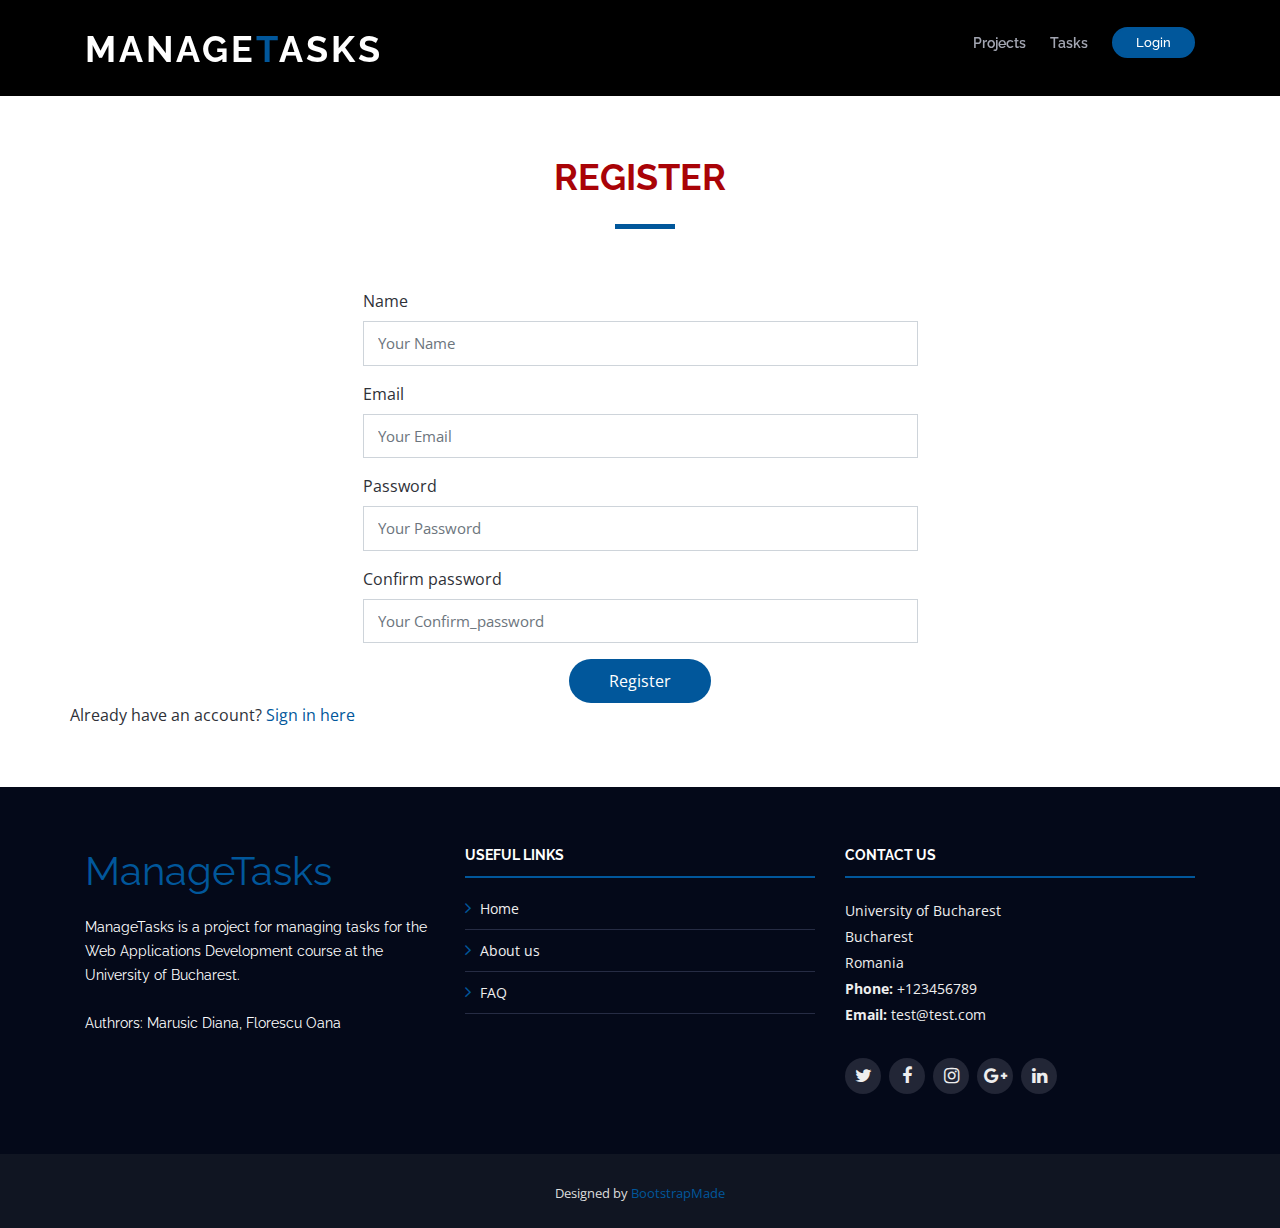
<file: register.html>
<!DOCTYPE html>
<html lang="en">

<head>
  <meta charset="utf-8">
  <title>TheEvent - Bootstrap Event Template</title>
  <meta content="width=device-width, initial-scale=1.0" name="viewport">
  <meta content="" name="keywords">
  <meta content="" name="description">

  <!-- Favicons -->
  <link href="img/favicon.png" rel="icon">
  <link href="img/apple-touch-icon.png" rel="apple-touch-icon">

  <!-- Google Fonts -->
  <link href="https://fonts.googleapis.com/css?family=Open+Sans:300,300i,400,400i,700,700i|Raleway:300,400,500,700,800" rel="stylesheet">

  <!-- Bootstrap CSS File -->
  <link href="lib/bootstrap/css/bootstrap.min.css" rel="stylesheet">

  <!-- Libraries CSS Files -->
  <link href="lib/font-awesome/css/font-awesome.min.css" rel="stylesheet">
  <link href="lib/animate/animate.min.css" rel="stylesheet">
  <link href="lib/venobox/venobox.css" rel="stylesheet">
  <link href="lib/owlcarousel/assets/owl.carousel.min.css" rel="stylesheet">

  <!-- Main Stylesheet File -->
  <link href="css/style.css" rel="stylesheet">

  <!-- =======================================================
    Theme Name: TheEvent
    Theme URL: https://bootstrapmade.com/theevent-conference-event-bootstrap-template/
    Author: BootstrapMade.com
    License: https://bootstrapmade.com/license/
  ======================================================= -->
</head>

<body>

  <!--==========================
    Header
  ============================-->
  <header id="header">
    <div class="container">

      <div id="logo" class="pull-left">
        <!-- Uncomment below if you prefer to use a text logo -->
         <!-- <h1><a href="#main">C<span>o</span>nf</a></h1> -->
         <h1><a href="index.html">Manage<span>T</span>asks</a></h1>
        <!-- <a href="#intro" class="scrollto"><img src="img/logo.png" alt="" title=""></a> -->
        <!-- <a href="#intro" class="scrollto"><img src="img/logo.png" alt="" title=""></a> -->
      </div>

      <nav id="nav-menu-container">
        <ul class="nav-menu">         
          <li><a href="projects.html">Projects</a></li>
          <li><a href="tasks.html">Tasks</a></li>

          <li class="buy-tickets"><a href="login.html">Login</a></li>
        </ul>
      </nav><!-- #nav-menu-container -->
    </div>
  </header><!-- #header -->


  <!--==========================
    Intro Section
  ============================-->
  <section class="pt-4 pb-5 section-top">
    <br>
  </section>

  <main id="main">


    <!--==========================
      Contact Section
    ============================-->
    <section id="contact" class="section-bg wow fadeInUp">

      <div class="container">

        <div class="section-header">
          <h2>Register</h2>
          <!-- <p>Nihil officia ut sint molestiae tenetur.</p> -->
        </div>

        

        <div class="form">
          <div id="sendmessage">Your message has been sent. Thank you!</div>
          <div id="errormessage"></div>
          <form action="" method="post" role="form" class="contactForm">
            <div class="form-row">
              <div class="form-group col-md-12">
                <label for="name">Name</label>
                <input type="text" name="name" class="form-control" id="name" placeholder="Your Name" data-rule="minlen:4" data-msg="Please enter at least 4 chars" />
                <div class="validation"></div>
              </div>
            </div>
            <div class="form-row">
              <div class="form-group col-md-12">
                <label for="name">Email</label>

                <input type="email" class="form-control" name="email" id="email" placeholder="Your Email" data-rule="email" data-msg="Please enter a valid email" />
                <div class="validation"></div>
              </div>
            </div>
            <div class="form-row">
              <div class="form-group col-md-12">
                <label for="password">Password</label>
                <input type="password" name="password" class="form-control" id="password" placeholder="Your Password" data-rule="minlen:4" data-msg="Please enter at least 4 chars" />
                <div class="validation"></div>
              </div>
            </div>
            <div class="form-row">
              <div class="form-group col-md-12">
                <label for="confirm_password">Confirm password</label>
                <input type="password" name="confirm_password" class="form-control" id="confirm_password" placeholder="Your Confirm_password" data-rule="minlen:4" data-msg="Please enter at least 4 chars" />
                <div class="validation"></div>
              </div>
            </div>
           
            <div class="text-center"><button type="submit">Register</button></div>
          </form>

          <div class="row">
          Already have an account?&nbsp;<a href="login.html"> Sign in here</a>
          </div>

        </div>

      </div>
    </section><!-- #contact -->

  </main>


   <!--==========================
    Footer
  ============================-->
  <footer id="footer">
    <div class="footer-top">
      <div class="container">
        <div class="row">

          <div class="col-lg-4 col-md-6 footer-info">
            <!-- <img src="img/logo.png" alt="TheEvenet"> -->
            <h1><a href="index.html">ManageTasks</a></h1>

            <p>ManageTasks is a project for managing tasks for the Web Applications Development course at the University of Bucharest.
            <br>
            <br>
             Authrors: Marusic Diana, Florescu Oana</p>
          </div>

          <div class="col-lg-4 col-md-6 footer-links">
            <h4>Useful Links</h4>
            <ul>
              <li><i class="fa fa-angle-right"></i> <a href="#">Home</a></li>
              <li><i class="fa fa-angle-right"></i> <a href="#about">About us</a></li>
              <li><i class="fa fa-angle-right"></i> <a href="#faq">FAQ</a></li>
            </ul>
          </div>

          <div class="col-lg-4 col-md-6 footer-contact">
            <h4>Contact Us</h4>
            <p>
              University of Bucharest<br>
              Bucharest<br>
              Romania<br>
              <strong>Phone:</strong> +123456789<br>
              <strong>Email:</strong> test@test.com<br>
            </p>

            <div class="social-links">
              <a href="#" class="twitter"><i class="fa fa-twitter"></i></a>
              <a href="#" class="facebook"><i class="fa fa-facebook"></i></a>
              <a href="#" class="instagram"><i class="fa fa-instagram"></i></a>
              <a href="#" class="google-plus"><i class="fa fa-google-plus"></i></a>
              <a href="#" class="linkedin"><i class="fa fa-linkedin"></i></a>
            </div>

          </div>

        </div>
      </div>
    </div>

    <div class="container">
      <div class="copyright">
        <!-- &copy; Copyright <strong>TheEvent</strong>. All Rights Reserved -->
      </div>
      <div class="credits">
        <!--
          All the links in the footer should remain intact.
          You can delete the links only if you purchased the pro version.
          Licensing information: https://bootstrapmade.com/license/
          Purchase the pro version with working PHP/AJAX contact form: https://bootstrapmade.com/buy/?theme=TheEvent
        -->
        Designed by <a href="https://bootstrapmade.com/">BootstrapMade</a>
      </div>
    </div>
  </footer><!-- #footer -->

  <a href="#" class="back-to-top"><i class="fa fa-angle-up"></i></a>

  <!-- JavaScript Libraries -->
  <script src="lib/jquery/jquery.min.js"></script>
  <script src="lib/jquery/jquery-migrate.min.js"></script>
  <script src="lib/bootstrap/js/bootstrap.bundle.min.js"></script>
  <script src="lib/easing/easing.min.js"></script>
  <script src="lib/superfish/hoverIntent.js"></script>
  <script src="lib/superfish/superfish.min.js"></script>
  <script src="lib/wow/wow.min.js"></script>
  <script src="lib/venobox/venobox.min.js"></script>
  <script src="lib/owlcarousel/owl.carousel.min.js"></script>

  <!-- Contact Form JavaScript File -->
  <script src="contactform/contactform.js"></script>

  <!-- Template Main Javascript File -->
  <script src="js/main.js"></script>
</body>

</html>
</file>
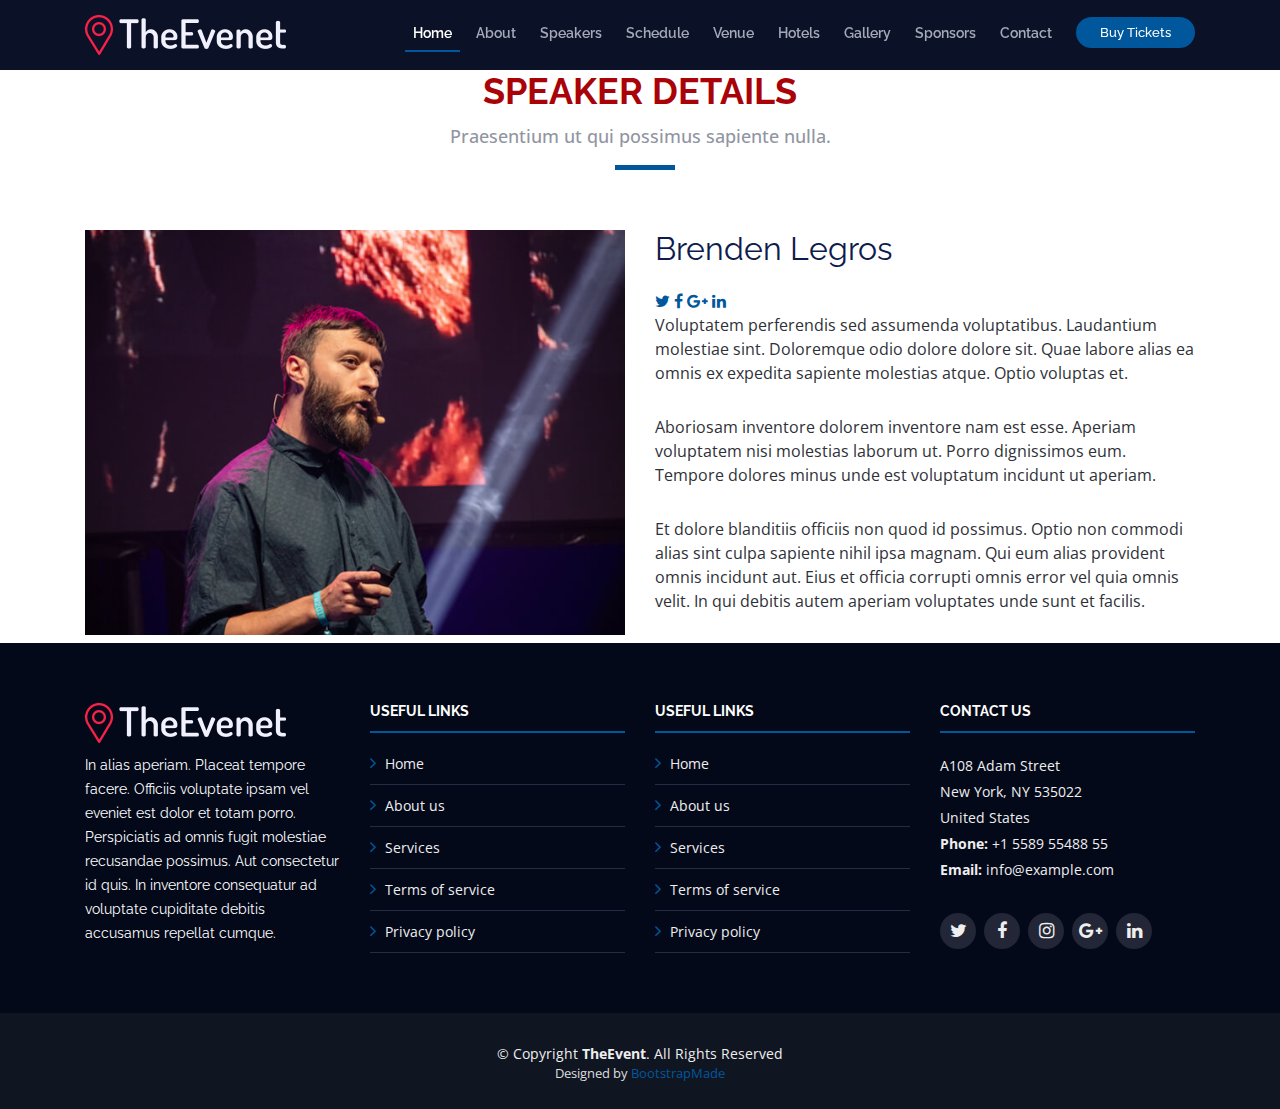
<file: speaker-details.html>
<!DOCTYPE html>
<html lang="en">

<head>
  <meta charset="utf-8">
  <title>TheEvent - Bootstrap Event Template</title>
  <meta content="width=device-width, initial-scale=1.0" name="viewport">
  <meta content="" name="keywords">
  <meta content="" name="description">

  <!-- Favicons -->
  <link href="img/favicon.png" rel="icon">
  <link href="img/apple-touch-icon.png" rel="apple-touch-icon">

  <!-- Google Fonts -->
  <link href="https://fonts.googleapis.com/css?family=Open+Sans:300,300i,400,400i,700,700i|Raleway:300,400,500,700,800" rel="stylesheet">

  <!-- Bootstrap CSS File -->
  <link href="lib/bootstrap/css/bootstrap.min.css" rel="stylesheet">

  <!-- Libraries CSS Files -->
  <link href="lib/font-awesome/css/font-awesome.min.css" rel="stylesheet">
  <link href="lib/animate/animate.min.css" rel="stylesheet">
  <link href="lib/venobox/venobox.css" rel="stylesheet">
  <link href="lib/owlcarousel/assets/owl.carousel.min.css" rel="stylesheet">

  <!-- Main Stylesheet File -->
  <link href="css/style.css" rel="stylesheet">

  <!-- =======================================================
    Theme Name: TheEvent
    Theme URL: https://bootstrapmade.com/theevent-conference-event-bootstrap-template/
    Author: BootstrapMade.com
    License: https://bootstrapmade.com/license/
  ======================================================= -->
</head>

<body>

  <!--==========================
    Header
  ============================-->
  <header id="header" class="header-fixed">
    <div class="container">

      <div id="logo" class="pull-left">
        <!-- Uncomment below if you prefer to use a text logo -->
        <!-- <h1><a href="#main">C<span>o</span>nf</a></h1>-->
        <a href="index.html#intro" class="scrollto"><img src="img/logo.png" alt="" title=""></a>
      </div>

      <nav id="nav-menu-container">
        <ul class="nav-menu">
          <li class="menu-active"><a href="#intro">Home</a></li>
          <li><a href="index.html#about">About</a></li>
          <li><a href="index.html#speakers">Speakers</a></li>
          <li><a href="index.html#schedule">Schedule</a></li>
          <li><a href="index.html#venue">Venue</a></li>
          <li><a href="index.html#hotels">Hotels</a></li>
          <li><a href="index.html#gallery">Gallery</a></li>
          <li><a href="index.html#sponsors">Sponsors</a></li>
          <li><a href="index.html#contact">Contact</a></li>
          <li class="buy-tickets"><a href="index.html#buy-tickets">Buy Tickets</a></li>
        </ul>
      </nav><!-- #nav-menu-container -->
    </div>
  </header><!-- #header -->

  <main id="main" class="main-page">

    <!--==========================
      Speaker Details Section
    ============================-->
    <section id="speakers-details" class="wow fadeIn">
      <div class="container">
        <div class="section-header">
          <h2>Speaker Details</h2>
          <p>Praesentium ut qui possimus sapiente nulla.</p>
        </div>

        <div class="row">
          <div class="col-md-6">
            <img src="img/speakers/1.jpg" alt="Speaker 1" class="img-fluid">
          </div>

          <div class="col-md-6">
            <div class="details">
              <h2>Brenden Legros</h2>
              <div class="social">
                <a href=""><i class="fa fa-twitter"></i></a>
                <a href=""><i class="fa fa-facebook"></i></a>
                <a href=""><i class="fa fa-google-plus"></i></a>
                <a href=""><i class="fa fa-linkedin"></i></a>
              </div>
              <p>Voluptatem perferendis sed assumenda voluptatibus. Laudantium molestiae sint. Doloremque odio dolore dolore sit. Quae labore alias ea omnis ex expedita sapiente molestias atque. Optio voluptas et.</p>
 
              <p>Aboriosam inventore dolorem inventore nam est esse. Aperiam voluptatem nisi molestias laborum ut. Porro dignissimos eum. Tempore dolores minus unde est voluptatum incidunt ut aperiam.</p> 

              <p>Et dolore blanditiis officiis non quod id possimus. Optio non commodi alias sint culpa sapiente nihil ipsa magnam. Qui eum alias provident omnis incidunt aut. Eius et officia corrupti omnis error vel quia omnis velit. In qui debitis autem aperiam voluptates unde sunt et facilis.</p>
            </div>
          </div>
          
        </div>
      </div>

    </section>

  </main>


  <!--==========================
    Footer
  ============================-->
  <footer id="footer">
    <div class="footer-top">
      <div class="container">
        <div class="row">

          <div class="col-lg-3 col-md-6 footer-info">
            <img src="img/logo.png" alt="TheEvenet">
            <p>In alias aperiam. Placeat tempore facere. Officiis voluptate ipsam vel eveniet est dolor et totam porro. Perspiciatis ad omnis fugit molestiae recusandae possimus. Aut consectetur id quis. In inventore consequatur ad voluptate cupiditate debitis accusamus repellat cumque.</p>
          </div>

          <div class="col-lg-3 col-md-6 footer-links">
            <h4>Useful Links</h4>
            <ul>
              <li><i class="fa fa-angle-right"></i> <a href="#">Home</a></li>
              <li><i class="fa fa-angle-right"></i> <a href="#">About us</a></li>
              <li><i class="fa fa-angle-right"></i> <a href="#">Services</a></li>
              <li><i class="fa fa-angle-right"></i> <a href="#">Terms of service</a></li>
              <li><i class="fa fa-angle-right"></i> <a href="#">Privacy policy</a></li>
            </ul>
          </div>

          <div class="col-lg-3 col-md-6 footer-links">
            <h4>Useful Links</h4>
            <ul>
              <li><i class="fa fa-angle-right"></i> <a href="#">Home</a></li>
              <li><i class="fa fa-angle-right"></i> <a href="#">About us</a></li>
              <li><i class="fa fa-angle-right"></i> <a href="#">Services</a></li>
              <li><i class="fa fa-angle-right"></i> <a href="#">Terms of service</a></li>
              <li><i class="fa fa-angle-right"></i> <a href="#">Privacy policy</a></li>
            </ul>
          </div>

          <div class="col-lg-3 col-md-6 footer-contact">
            <h4>Contact Us</h4>
            <p>
              A108 Adam Street <br>
              New York, NY 535022<br>
              United States <br>
              <strong>Phone:</strong> +1 5589 55488 55<br>
              <strong>Email:</strong> info@example.com<br>
            </p>

            <div class="social-links">
              <a href="#" class="twitter"><i class="fa fa-twitter"></i></a>
              <a href="#" class="facebook"><i class="fa fa-facebook"></i></a>
              <a href="#" class="instagram"><i class="fa fa-instagram"></i></a>
              <a href="#" class="google-plus"><i class="fa fa-google-plus"></i></a>
              <a href="#" class="linkedin"><i class="fa fa-linkedin"></i></a>
            </div>

          </div>

        </div>
      </div>
    </div>

    <div class="container">
      <div class="copyright">
        &copy; Copyright <strong>TheEvent</strong>. All Rights Reserved
      </div>
      <div class="credits">
        <!--
          All the links in the footer should remain intact.
          You can delete the links only if you purchased the pro version.
          Licensing information: https://bootstrapmade.com/license/
          Purchase the pro version with working PHP/AJAX contact form: https://bootstrapmade.com/buy/?theme=TheEvent
        -->
        Designed by <a href="https://bootstrapmade.com/">BootstrapMade</a>
      </div>
    </div>
  </footer><!-- #footer -->

  <a href="#" class="back-to-top"><i class="fa fa-angle-up"></i></a>

  <!-- JavaScript Libraries -->
  <script src="lib/jquery/jquery.min.js"></script>
  <script src="lib/jquery/jquery-migrate.min.js"></script>
  <script src="lib/bootstrap/js/bootstrap.bundle.min.js"></script>
  <script src="lib/easing/easing.min.js"></script>
  <script src="lib/superfish/hoverIntent.js"></script>
  <script src="lib/superfish/superfish.min.js"></script>
  <script src="lib/wow/wow.min.js"></script>
  <script src="lib/venobox/venobox.min.js"></script>
  <script src="lib/owlcarousel/owl.carousel.min.js"></script>

  <!-- Contact Form JavaScript File -->
  <script src="contactform/contactform.js"></script>

  <!-- Template Main Javascript File -->
  <script src="js/main.js"></script>
</body>

</html>
</file>
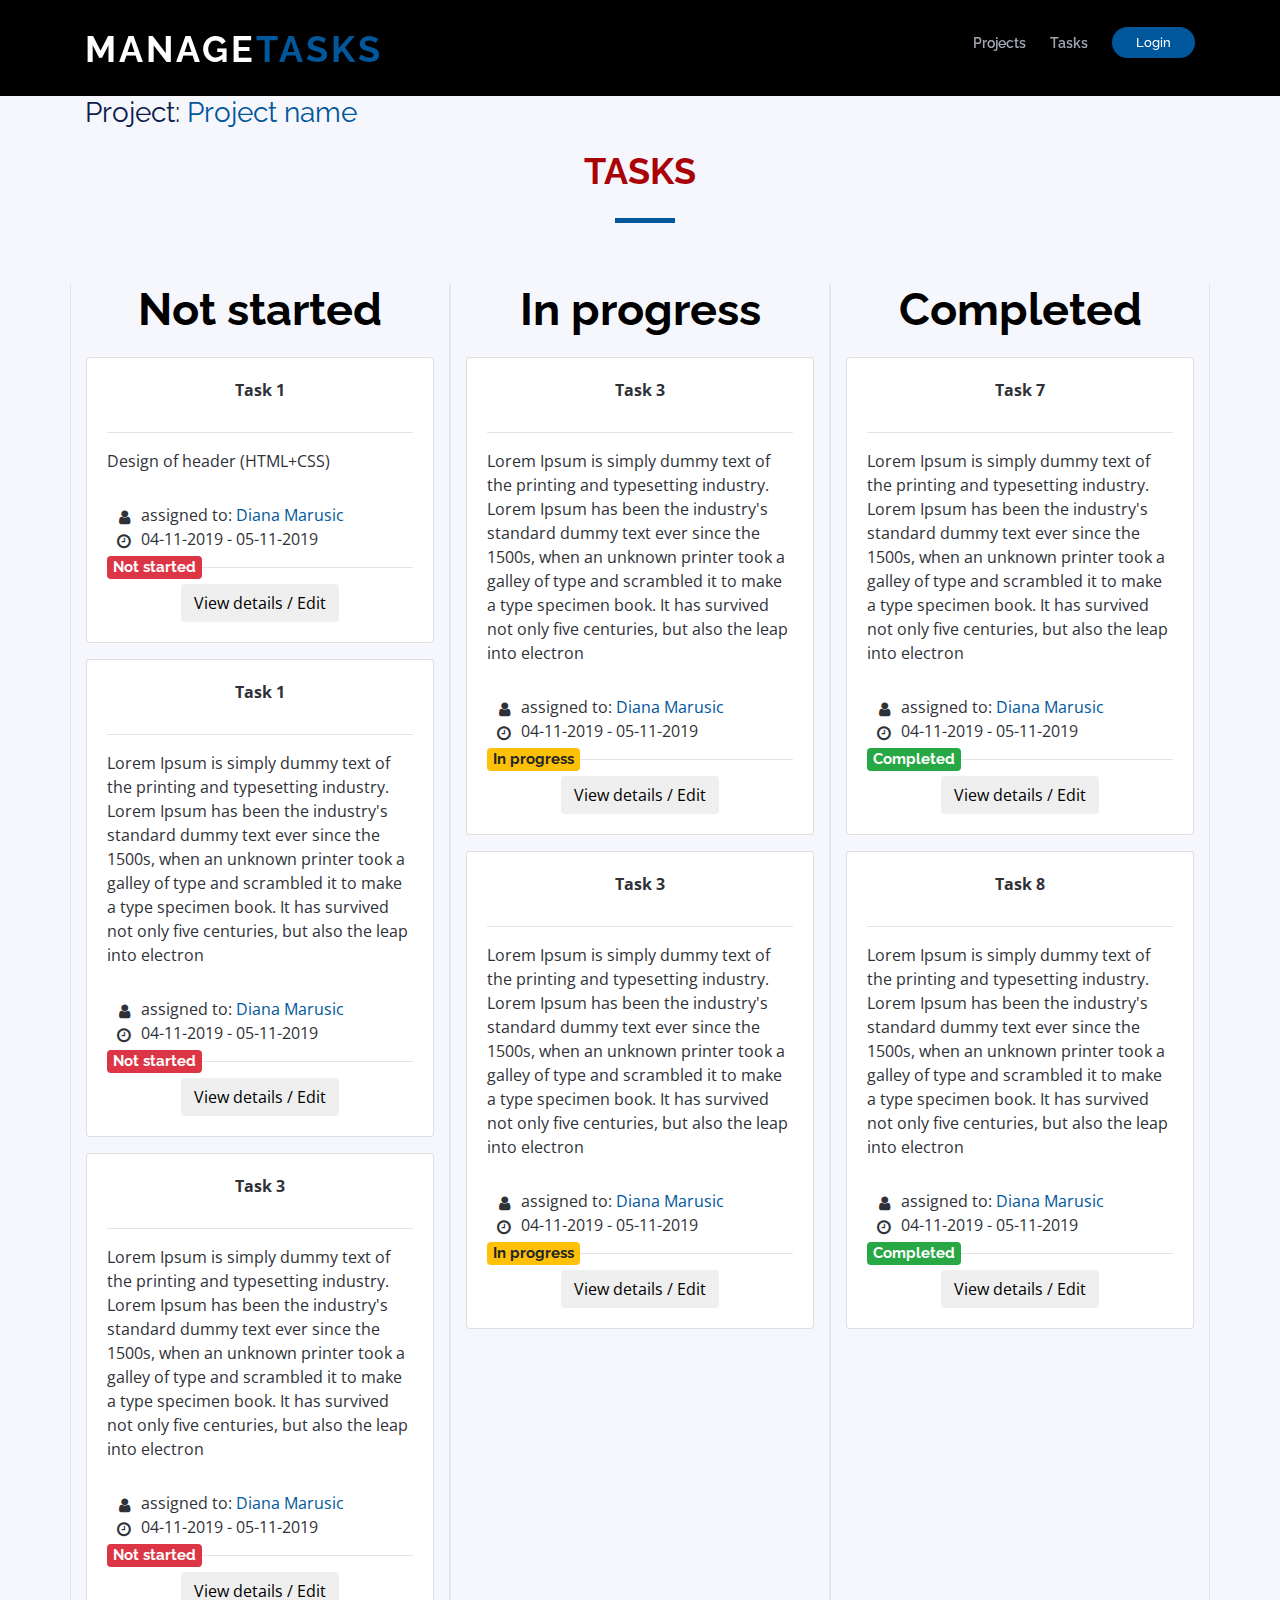
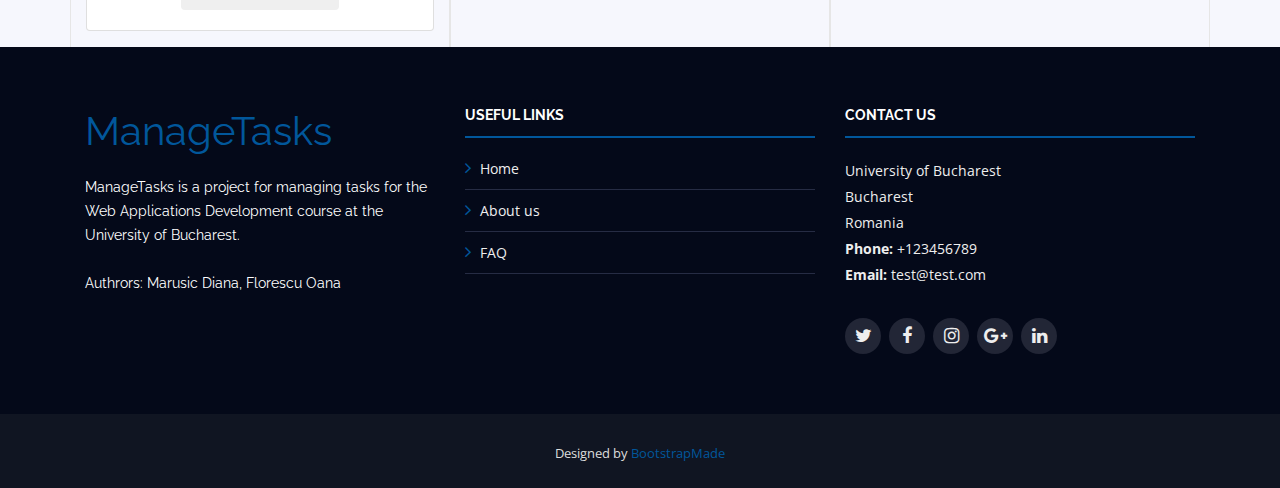
<file: tasks.html>
<!DOCTYPE html>
<html lang="en">

<head>
  <meta charset="utf-8">
  <title>TheEvent - Bootstrap Event Template</title>
  <meta content="width=device-width, initial-scale=1.0" name="viewport">
  <meta content="" name="keywords">
  <meta content="" name="description">

  <!-- Favicons -->
  <link href="img/favicon.png" rel="icon">
  <link href="img/apple-touch-icon.png" rel="apple-touch-icon">

  <!-- Google Fonts -->
  <link href="https://fonts.googleapis.com/css?family=Open+Sans:300,300i,400,400i,700,700i|Raleway:300,400,500,700,800" rel="stylesheet">

  <!-- Bootstrap CSS File -->
  <link href="lib/bootstrap/css/bootstrap.min.css" rel="stylesheet">
  <!-- <link rel="stylesheet" type="text/css" href="https://stackpath.bootstrapcdn.com/bootstrap/4.2.1/css/bootstrap.min.css"> -->

  <!-- Libraries CSS Files -->
  <link href="lib/font-awesome/css/font-awesome.min.css" rel="stylesheet">
  <link href="lib/animate/animate.min.css" rel="stylesheet">
  <link href="lib/venobox/venobox.css" rel="stylesheet">
  <link href="lib/owlcarousel/assets/owl.carousel.min.css" rel="stylesheet">

  <!-- Main Stylesheet File -->
  <link href="css/style.css" rel="stylesheet">


  <!-- =======================================================
    Theme Name: TheEvent
    Theme URL: https://bootstrapmade.com/theevent-conference-event-bootstrap-template/
    Author: BootstrapMade.com
    License: https://bootstrapmade.com/license/
  ======================================================= -->
</head>

<body>

  <!--==========================
    Header
  ============================-->
  <header id="header">
    <div class="container">

      <div id="logo" class="pull-left">
        <!-- Uncomment below if you prefer to use a text logo -->
         <!-- <h1><a href="#main">C<span>o</span>nf</a></h1> -->
         <!-- <h1><a href="index.html">Manage<span>T</span>asks</a></h1> -->
         <h1><a href="index.html">Manage<span>Tasks</span></a></h1>
         
        <!-- <a href="#intro" class="scrollto"><img src="img/logo.png" alt="" title=""></a> -->
        <!-- <a href="#intro" class="scrollto"><img src="img/logo.png" alt="" title=""></a> -->
      </div>

      <nav id="nav-menu-container">
        <ul class="nav-menu">         
          <li><a href="projects.html">Projects</a></li>
          <li><a href="tasks.html">Tasks</a></li>

          <li class="buy-tickets"><a href="login.html">Login</a></li>
        </ul>
      </nav><!-- #nav-menu-container -->
    </div>
  </header><!-- #header -->



  <!--==========================
    Intro Section
  ============================-->
  <!-- <section id="intro"> -->
   <!--  <div class="intro-container wow fadeIn">
      <h1 class="mb-4 pb-0">The Annual<br><span>Marketing</span> Conference</h1>
      <p class="mb-4 pb-0">10-12 December, Downtown Conference Center, New York</p>
      <a href="https://www.youtube.com/watch?v=jDDaplaOz7Q" class="venobox play-btn mb-4" data-vbtype="video"
        data-autoplay="true"></a>
      <a href="#about" class="about-btn scrollto">About The Event</a>
    </div> -->
  <!-- </section> -->

  <section class="pt-4 pb-5 section-top">
    <br>
  </section>
  
  <main id="main">
    <section id="tasks" class="section-with-bg wow fadeInUp">
      <div class="container">
        <h3>Project: <a href="projects.html">Project name</a></h3>
        <div class="section-header">
          <h2>Tasks</h2>
          <!-- <p>Velit consequatur consequatur inventore iste fugit unde omnis eum aut.</p> -->
        </div>

        <div class="row">
          <div class="col-lg-4 left-border-column right-border-column">
            <h2 class="text-center task-column-title">Not started</h2>

            <div class="card mb-5 mb-lg-3">
              <div class="card-body">
                <p class="card-price text-center">Task 1</p>
                <hr>
                <!-- <h5 class="card-title text-muted text-uppercase text-center">TO DO:...</h5> -->
                <p>Design of header (HTML+CSS)</p>
                
                <ul class="fa-ul">
                  <li><span class="fa-li"><i class="fa fa-user"></i></span>
                    assigned to:
                    <a href="">Diana Marusic</a>
                  </li>
                  <li>
                    <span class="fa-li">
                      <i class="fa fa-clock-o"></i>
                    </span>
                    <span>04-11-2019  -  05-11-2019</span>  
                  </li>
                  <li>
                    <span class="fa-li">
                      <h5>
                        <span class="badge badge-danger">Not started
                        </span>
                      </h5>
                  </li>
                </ul>
                <hr>
                <div class="text-center">
                  <button type="button" class="btn" data-toggle="modal" data-target="#buy-ticket-modal" data-ticket-type="standard-access">View details / Edit</button>
                </div>
              </div>
            </div>

            <div class="card mb-5 mb-lg-3">
              <div class="card-body">
                <p class="card-price text-center">Task 1</p>


                <hr>
                <!-- <h5 class="card-title text-muted text-uppercase text-center">TO DO:...</h5> -->
                <p>Lorem Ipsum is simply dummy text of the printing and typesetting industry. Lorem Ipsum has been the industry's standard dummy text ever since the 1500s, when an unknown printer took a galley of type and scrambled it to make a type specimen book. It has survived not only five centuries, but also the leap into electron</p>
                
                <ul class="fa-ul">
                  <li><span class="fa-li"><i class="fa fa-user"></i></span>
                    assigned to:
                    <a href="">Diana Marusic</a>
                  </li>
                  
                  <li>
                    <span class="fa-li">
                    <i class="fa fa-clock-o"></i>
                  </span>
                    <span>04-11-2019  -  05-11-2019</span>  
                  </li>
                  <li>
                    <span class="fa-li">
                      <h5>
                        <span class="badge badge-danger">Not started
                        </span>
                      </h5>
                  </li>
               
                </ul>

                <hr>
                <div class="text-center">
                  <button type="button" class="btn" data-toggle="modal" data-target="#buy-ticket-modal" data-ticket-type="standard-access">View details / Edit</button>
                </div>

              </div>
            </div>


            <div class="card mb-5 mb-lg-3 ">
              <div class="card-body">
                <p class="card-price text-center">Task 3</p>
                <hr>
                <!-- <h5 class="card-title text-muted text-uppercase text-center">TO DO:...</h5> -->
                <p>Lorem Ipsum is simply dummy text of the printing and typesetting industry. Lorem Ipsum has been the industry's standard dummy text ever since the 1500s, when an unknown printer took a galley of type and scrambled it to make a type specimen book. It has survived not only five centuries, but also the leap into electron</p>
                
                <ul class="fa-ul">
                  <li><span class="fa-li"><i class="fa fa-user"></i></span>
                    assigned to:
                    <a href="">Diana Marusic</a>
                  </li>
                  <li>
                    <span class="fa-li">
                    <i class="fa fa-clock-o"></i>
                  </span>
                    <span>04-11-2019  -  05-11-2019</span>  
                  </li>
                  <li>
                    <span class="fa-li">
                      <h5>
                        <span class="badge badge-danger">Not started
                        </span>
                      </h5>
                  </li>
                  
               
                </ul>
                <hr>
                <div class="text-center">
                  <button type="button" class="btn" data-toggle="modal" data-target="#buy-ticket-modal" data-ticket-type="standard-access">View details / Edit</button>
                </div>
              </div>
            </div>


          </div>
          <div class="col-lg-4 left-border-column right-border-column">
            <h2 class="text-center task-column-title">In progress</h2>
            
            <div class="card mb-5 mb-lg-3">
              <div class="card-body">
                <p class="card-price text-center">Task 3</p>
                <hr>
                <!-- <h5 class="card-title text-muted text-uppercase text-center">TO DO:...</h5> -->
                <p>Lorem Ipsum is simply dummy text of the printing and typesetting industry. Lorem Ipsum has been the industry's standard dummy text ever since the 1500s, when an unknown printer took a galley of type and scrambled it to make a type specimen book. It has survived not only five centuries, but also the leap into electron</p>
                
                <ul class="fa-ul">
                  <li><span class="fa-li"><i class="fa fa-user"></i></span>
                    assigned to:
                    <a href="">Diana Marusic</a>
                  </li>
                  <li>
                    <span class="fa-li">
                      <i class="fa fa-clock-o"></i>
                    </span>
                    <span>04-11-2019  -  05-11-2019</span>  
                  </li>
                  <li>
                    <span class="fa-li">
                      <h5>
                        <span class="badge badge-warning">In progress
                        </span>
                      </h5>
                  </li>
               
                </ul>
                <hr>
                <div class="text-center">
                  <button type="button" class="btn" data-toggle="modal" data-target="#buy-ticket-modal" data-ticket-type="standard-access">View details / Edit</button>
                </div>
              </div>
            </div>

            <div class="card mb-5 mb-lg-3">
              <div class="card-body">
                <p class="card-price text-center">Task 3</p>
                <hr>
                <!-- <h5 class="card-title text-muted text-uppercase text-center">TO DO:...</h5> -->
                <p>Lorem Ipsum is simply dummy text of the printing and typesetting industry. Lorem Ipsum has been the industry's standard dummy text ever since the 1500s, when an unknown printer took a galley of type and scrambled it to make a type specimen book. It has survived not only five centuries, but also the leap into electron</p>
                
                <ul class="fa-ul">
                  <li><span class="fa-li"><i class="fa fa-user"></i></span>
                    assigned to:
                    <a href="">Diana Marusic</a>
                  </li>
                  <li>
                    <span class="fa-li">
                      <i class="fa fa-clock-o"></i>
                    </span>
                    <span>04-11-2019  -  05-11-2019</span>  
                  </li>
                  <li>
                    <span class="fa-li">
                      <h5>
                        <span class="badge badge-warning">In progress
                        </span>
                      </h5>
                  </li>
               
                </ul>
                <hr>
                <div class="text-center">
                  <button type="button" class="btn" data-toggle="modal" data-target="#buy-ticket-modal" data-ticket-type="standard-access">View details / Edit</button>
                </div>
              </div>
            </div>

          </div>
          <!-- Pro Tier -->
          <div class="col-lg-4 left-border-column right-border-column">
            <h2 class="text-center task-column-title">Completed</h2>
            <div class="card mb-5 mb-lg-3">
              <div class="card-body">
                <p class="card-price text-center">Task 7</p>
                <hr>
                <!-- <h5 class="card-title text-muted text-uppercase text-center">TO DO:...</h5> -->
                <p>Lorem Ipsum is simply dummy text of the printing and typesetting industry. Lorem Ipsum has been the industry's standard dummy text ever since the 1500s, when an unknown printer took a galley of type and scrambled it to make a type specimen book. It has survived not only five centuries, but also the leap into electron</p>
                
                <ul class="fa-ul">
                  <li><span class="fa-li"><i class="fa fa-user"></i></span>
                    assigned to:
                    <a href="">Diana Marusic</a>
                  </li>

                  <li>
                    <span class="fa-li">
                      <i class="fa fa-clock-o"></i>
                    </span> 
                    <span>04-11-2019  -  05-11-2019</span>  
                  </li>
                  <li>
                    <span class="fa-li">
                      <h5>
                        <span class="badge badge-success">Completed
                        </span>
                      </h5>
                  </li>
               
                </ul>
                <hr>
                <div class="text-center">
                  <button type="button" class="btn" data-toggle="modal" data-target="#buy-ticket-modal" data-ticket-type="standard-access">View details / Edit</button>
                </div>
              </div>
            </div>

            <div class="card mb-5 mb-lg-3">
              <div class="card-body">
                <p class="card-price text-center">Task 8</p>
                <hr>
                <!-- <h5 class="card-title text-muted text-uppercase text-center">TO DO:...</h5> -->
                <p>Lorem Ipsum is simply dummy text of the printing and typesetting industry. Lorem Ipsum has been the industry's standard dummy text ever since the 1500s, when an unknown printer took a galley of type and scrambled it to make a type specimen book. It has survived not only five centuries, but also the leap into electron</p>
                
                <ul class="fa-ul">
                  <li><span class="fa-li"><i class="fa fa-user"></i></span>
                    assigned to:
                    <a href="">Diana Marusic</a>
                  </li>
                  <li>
                    <span class="fa-li">
                      <i class="fa fa-clock-o"></i>
                    </span> 
                    <span>04-11-2019  -  05-11-2019</span>  
                  </li>
                  <li>
                    <span class="fa-li">
                      <h5>
                        <span class="badge badge-success">Completed
                        </span>
                      </h5>
                  </li>
               
                </ul>
                <hr>
                <div class="text-center">
                  <button type="button" class="btn" data-toggle="modal" data-target="#buy-ticket-modal" data-ticket-type="standard-access">View details / Edit</button>
                </div>
              </div>
            </div>

          </div>
        </div>

      </div>

    
  </main>


   <!--==========================
    Footer
  ============================-->
  <footer id="footer">
    <div class="footer-top">
      <div class="container">
        <div class="row">

          <div class="col-lg-4 col-md-6 footer-info">
            <!-- <img src="img/logo.png" alt="TheEvenet"> -->
            <h1><a href="index.html">ManageTasks</a></h1>

            <p>ManageTasks is a project for managing tasks for the Web Applications Development course at the University of Bucharest.
            <br>
            <br>
             Authrors: Marusic Diana, Florescu Oana</p>
          </div>

          <div class="col-lg-4 col-md-6 footer-links">
            <h4>Useful Links</h4>
            <ul>
              <li><i class="fa fa-angle-right"></i> <a href="#">Home</a></li>
              <li><i class="fa fa-angle-right"></i> <a href="#about">About us</a></li>
              <li><i class="fa fa-angle-right"></i> <a href="#faq">FAQ</a></li>
            </ul>
          </div>

          <div class="col-lg-4 col-md-6 footer-contact">
            <h4>Contact Us</h4>
            <p>
              University of Bucharest<br>
              Bucharest<br>
              Romania<br>
              <strong>Phone:</strong> +123456789<br>
              <strong>Email:</strong> test@test.com<br>
            </p>

            <div class="social-links">
              <a href="#" class="twitter"><i class="fa fa-twitter"></i></a>
              <a href="#" class="facebook"><i class="fa fa-facebook"></i></a>
              <a href="#" class="instagram"><i class="fa fa-instagram"></i></a>
              <a href="#" class="google-plus"><i class="fa fa-google-plus"></i></a>
              <a href="#" class="linkedin"><i class="fa fa-linkedin"></i></a>
            </div>

          </div>

        </div>
      </div>
    </div>

    <div class="container">
      <div class="copyright">
        <!-- &copy; Copyright <strong>TheEvent</strong>. All Rights Reserved -->
      </div>
      <div class="credits">
        <!--
          All the links in the footer should remain intact.
          You can delete the links only if you purchased the pro version.
          Licensing information: https://bootstrapmade.com/license/
          Purchase the pro version with working PHP/AJAX contact form: https://bootstrapmade.com/buy/?theme=TheEvent
        -->
        Designed by <a href="https://bootstrapmade.com/">BootstrapMade</a>
      </div>
    </div>
  </footer><!-- #footer -->

  <a href="#" class="back-to-top"><i class="fa fa-angle-up"></i></a>

  <!-- JavaScript Libraries -->
  <script src="lib/jquery/jquery.min.js"></script>
  <script src="lib/jquery/jquery-migrate.min.js"></script>
  <script src="lib/bootstrap/js/bootstrap.bundle.min.js"></script>
  <script src="lib/easing/easing.min.js"></script>
  <script src="lib/superfish/hoverIntent.js"></script>
  <script src="lib/superfish/superfish.min.js"></script>
  <script src="lib/wow/wow.min.js"></script>
  <script src="lib/venobox/venobox.min.js"></script>
  <script src="lib/owlcarousel/owl.carousel.min.js"></script>

  <!-- Contact Form JavaScript File -->
  <script src="contactform/contactform.js"></script>

  <!-- Template Main Javascript File -->
  <script src="js/main.js"></script>
</body>

</html>
</file>
<file: lib/venobox/venobox.css>
/* ------ venobox.css --------*/
.vbox-overlay *, .vbox-overlay *:before, .vbox-overlay *:after{
    -webkit-backface-visibility: hidden;
    -webkit-box-sizing:border-box;
    -moz-box-sizing:border-box;
    box-sizing:border-box;
}
.vbox-overlay * { 
    -webkit-backface-visibility: visible;
    backface-visibility: visible;
}
.vbox-overlay{
    display: -webkit-flex;
    display: flex;
    -webkit-flex-direction: column;
    flex-direction: column;
    -webkit-justify-content: center;
    justify-content: center;
    -webkit-align-items: center;
    align-items: center;
    position: fixed;
    left: 0;
    top: 0;
    bottom: 0;
    right: 0;
    z-index: 1040;
    -webkit-transform:translateZ(1000px);
    transform: translateZ(1000px);
    transform-style: preserve-3d;
}

/* ----- navigation ----- */
.vbox-title{
    width: 100%;
    height: 40px;
    float: left;
    text-align: center;
    line-height: 28px;
    font-size: 12px;
    padding: 6px 40px;
    overflow: hidden;
    position: fixed;
    display: none;
    left: 0;
    z-index: 1050;
}
.vbox-close{
    cursor: pointer;
    position: fixed;
    top: 15px;
    right: 15px;
    width: 48px;
    height: 48px;
    display: block;
    background-position:10px center;
    overflow: hidden;
    font-size: 48px;
    line-height: 1;
    text-align: center;
    z-index: 1050;
}
.vbox-num{
    cursor: pointer;
    position: fixed;
    left: 0;
    height: 40px;
    display: block;
    overflow: hidden;
    line-height: 28px;
    font-size: 12px;
    padding: 6px 10px;
    display: none;
    z-index: 1050;
}
/* ----- navigation ARROWS ----- */
.vbox-next, .vbox-prev{
    position: fixed;
    top: 50%;
    margin-top: -15px;
    overflow: hidden;
    cursor: pointer;
    display: block;
    width: 45px;
    height: 45px;
    z-index: 1050;
}
.vbox-next span, .vbox-prev span{
    position: relative;
    width: 20px;
    height: 20px;
    border: 2px solid transparent;
    border-top-color: #B6B6B6;
    border-right-color: #B6B6B6;
    text-indent: -100px;
    position: absolute;
    top: 8px;
    display: block;
}
.vbox-prev{
    left: 15px;
}
.vbox-next{
    right: 30px;
}
.vbox-prev span{
    left: 10px;
    -ms-transform: rotate(-135deg);
    -webkit-transform: rotate(-135deg);
    transform: rotate(-135deg);
}
.vbox-next span{
    -ms-transform: rotate(45deg);
    -webkit-transform: rotate(45deg);
    transform: rotate(45deg);
    right: 10px;
}
/* ------- inline window ------ */
.vbox-inline{
    width: 420px;
    height: 315px;
    height: 70vh;
    padding: 10px;
    background: #fff;
    margin: 0 auto;
    overflow: auto;
    text-align: left;
}
/* ------- Video & iFrames window ------ */
.venoframe{
    max-width: 100%;
    width: 100%;
    border: none;
    width: 100%;
    height: 260px;
    height: 70vh;
}
.venoframe.vbvid{
    height: 260px;
}
@media (min-width: 768px) {
    .venoframe, .vbox-inline{
        width: 90%;
        height: 360px;
        height: 70vh;
    }
    .venoframe.vbvid{
        width: 640px;
        height: 360px;
    }
}
@media (min-width: 992px) {
    .venoframe, .vbox-inline{
        max-width: 1200px;
        width: 80%;
        height: 540px;
        height: 70vh;
    }
    .venoframe.vbvid{
        width: 960px;
        height: 540px;
    }
}
/* 
Please do NOT edit this part! 
or at least read this note: http://i.imgur.com/7C0ws9e.gif
*/
.vbox-open{
    overflow: hidden;
}
.vbox-container{
    position: absolute;
    left: 0;
    right: 0;
    top: 0;
    bottom: 0;
    overflow-x: hidden;
    overflow-y: auto;
    overflow-scrolling: touch;
    -webkit-overflow-scrolling: touch;
    z-index: 20;
    max-height: 100%;

}

.vbox-content{
    text-align: center;
    float: left;
    width: 100%;
    position: relative;
    overflow: hidden;
    padding: 20px 10px;
}
.vbox-container img{
    max-width: 100%;
    height: auto;
}
.figlio{
    max-width: 100%;
    text-align: initial;
    border: 8px solid rgba(255, 255, 255, 0.4);
}
img.figlio{
    -webkit-user-select: none;
-khtml-user-select: none;
-moz-user-select: none;
-o-user-select: none;
user-select: none;
}
.vbox-content.swipe-left{
    margin-left: -200px !important;
}
.vbox-content.swipe-right{
    margin-left: 200px !important;
}
.animated{
    webkit-transition: margin 300ms ease-out;
    transition: margin 300ms ease-out;
}
.animate-in{
    opacity: 1;
}
.animate-out{
    opacity: 0;
}
/* ---------- preloader ----------
 * SPINKIT 
 * http://tobiasahlin.com/spinkit/
-------------------------------- */
.sk-double-bounce,.sk-rotating-plane{width:40px;height:40px;margin:40px auto}.sk-rotating-plane{background-color:#333;-webkit-animation:sk-rotatePlane 1.2s infinite ease-in-out;animation:sk-rotatePlane 1.2s infinite ease-in-out}@-webkit-keyframes sk-rotatePlane{0%{-webkit-transform:perspective(120px) rotateX(0) rotateY(0);transform:perspective(120px) rotateX(0) rotateY(0)}50%{-webkit-transform:perspective(120px) rotateX(-180.1deg) rotateY(0);transform:perspective(120px) rotateX(-180.1deg) rotateY(0)}100%{-webkit-transform:perspective(120px) rotateX(-180deg) rotateY(-179.9deg);transform:perspective(120px) rotateX(-180deg) rotateY(-179.9deg)}}@keyframes sk-rotatePlane{0%{-webkit-transform:perspective(120px) rotateX(0) rotateY(0);transform:perspective(120px) rotateX(0) rotateY(0)}50%{-webkit-transform:perspective(120px) rotateX(-180.1deg) rotateY(0);transform:perspective(120px) rotateX(-180.1deg) rotateY(0)}100%{-webkit-transform:perspective(120px) rotateX(-180deg) rotateY(-179.9deg);transform:perspective(120px) rotateX(-180deg) rotateY(-179.9deg)}}.sk-double-bounce{position:relative}.sk-double-bounce .sk-child{width:100%;height:100%;border-radius:50%;background-color:#333;opacity:.6;position:absolute;top:0;left:0;-webkit-animation:sk-doubleBounce 2s infinite ease-in-out;animation:sk-doubleBounce 2s infinite ease-in-out}.sk-chasing-dots .sk-child,.sk-spinner-pulse,.sk-three-bounce .sk-child{background-color:#333;border-radius:100%}.sk-double-bounce .sk-double-bounce2{-webkit-animation-delay:-1s;animation-delay:-1s}@-webkit-keyframes sk-doubleBounce{0%,100%{-webkit-transform:scale(0);transform:scale(0)}50%{-webkit-transform:scale(1);transform:scale(1)}}@keyframes sk-doubleBounce{0%,100%{-webkit-transform:scale(0);transform:scale(0)}50%{-webkit-transform:scale(1);transform:scale(1)}}.sk-wave{margin:40px auto;width:50px;height:40px;text-align:center;font-size:10px}.sk-wave .sk-rect{background-color:#333;height:100%;width:6px;display:inline-block;-webkit-animation:sk-waveStretchDelay 1.2s infinite ease-in-out;animation:sk-waveStretchDelay 1.2s infinite ease-in-out}.sk-wave .sk-rect1{-webkit-animation-delay:-1.2s;animation-delay:-1.2s}.sk-wave .sk-rect2{-webkit-animation-delay:-1.1s;animation-delay:-1.1s}.sk-wave .sk-rect3{-webkit-animation-delay:-1s;animation-delay:-1s}.sk-wave .sk-rect4{-webkit-animation-delay:-.9s;animation-delay:-.9s}.sk-wave .sk-rect5{-webkit-animation-delay:-.8s;animation-delay:-.8s}@-webkit-keyframes sk-waveStretchDelay{0%,100%,40%{-webkit-transform:scaleY(.4);transform:scaleY(.4)}20%{-webkit-transform:scaleY(1);transform:scaleY(1)}}@keyframes sk-waveStretchDelay{0%,100%,40%{-webkit-transform:scaleY(.4);transform:scaleY(.4)}20%{-webkit-transform:scaleY(1);transform:scaleY(1)}}.sk-wandering-cubes{margin:40px auto;width:40px;height:40px;position:relative}.sk-wandering-cubes .sk-cube{background-color:#333;width:10px;height:10px;position:absolute;top:0;left:0;-webkit-animation:sk-wanderingCube 1.8s ease-in-out -1.8s infinite both;animation:sk-wanderingCube 1.8s ease-in-out -1.8s infinite both}.sk-chasing-dots,.sk-spinner-pulse{width:40px;height:40px;margin:40px auto}.sk-wandering-cubes .sk-cube2{-webkit-animation-delay:-.9s;animation-delay:-.9s}@-webkit-keyframes sk-wanderingCube{0%{-webkit-transform:rotate(0);transform:rotate(0)}25%{-webkit-transform:translateX(30px) rotate(-90deg) scale(.5);transform:translateX(30px) rotate(-90deg) scale(.5)}50%{-webkit-transform:translateX(30px) translateY(30px) rotate(-179deg);transform:translateX(30px) translateY(30px) rotate(-179deg)}50.1%{-webkit-transform:translateX(30px) translateY(30px) rotate(-180deg);transform:translateX(30px) translateY(30px) rotate(-180deg)}75%{-webkit-transform:translateX(0) translateY(30px) rotate(-270deg) scale(.5);transform:translateX(0) translateY(30px) rotate(-270deg) scale(.5)}100%{-webkit-transform:rotate(-360deg);transform:rotate(-360deg)}}@keyframes sk-wanderingCube{0%{-webkit-transform:rotate(0);transform:rotate(0)}25%{-webkit-transform:translateX(30px) rotate(-90deg) scale(.5);transform:translateX(30px) rotate(-90deg) scale(.5)}50%{-webkit-transform:translateX(30px) translateY(30px) rotate(-179deg);transform:translateX(30px) translateY(30px) rotate(-179deg)}50.1%{-webkit-transform:translateX(30px) translateY(30px) rotate(-180deg);transform:translateX(30px) translateY(30px) rotate(-180deg)}75%{-webkit-transform:translateX(0) translateY(30px) rotate(-270deg) scale(.5);transform:translateX(0) translateY(30px) rotate(-270deg) scale(.5)}100%{-webkit-transform:rotate(-360deg);transform:rotate(-360deg)}}.sk-spinner-pulse{-webkit-animation:sk-pulseScaleOut 1s infinite ease-in-out;animation:sk-pulseScaleOut 1s infinite ease-in-out}@-webkit-keyframes sk-pulseScaleOut{0%{-webkit-transform:scale(0);transform:scale(0)}100%{-webkit-transform:scale(1);transform:scale(1);opacity:0}}@keyframes sk-pulseScaleOut{0%{-webkit-transform:scale(0);transform:scale(0)}100%{-webkit-transform:scale(1);transform:scale(1);opacity:0}}.sk-chasing-dots{position:relative;text-align:center;-webkit-animation:sk-chasingDotsRotate 2s infinite linear;animation:sk-chasingDotsRotate 2s infinite linear}.sk-chasing-dots .sk-child{width:60%;height:60%;display:inline-block;position:absolute;top:0;-webkit-animation:sk-chasingDotsBounce 2s infinite ease-in-out;animation:sk-chasingDotsBounce 2s infinite ease-in-out}.sk-chasing-dots .sk-dot2{top:auto;bottom:0;-webkit-animation-delay:-1s;animation-delay:-1s}@-webkit-keyframes sk-chasingDotsRotate{100%{-webkit-transform:rotate(360deg);transform:rotate(360deg)}}@keyframes sk-chasingDotsRotate{100%{-webkit-transform:rotate(360deg);transform:rotate(360deg)}}@-webkit-keyframes sk-chasingDotsBounce{0%,100%{-webkit-transform:scale(0);transform:scale(0)}50%{-webkit-transform:scale(1);transform:scale(1)}}@keyframes sk-chasingDotsBounce{0%,100%{-webkit-transform:scale(0);transform:scale(0)}50%{-webkit-transform:scale(1);transform:scale(1)}}.sk-three-bounce{margin:40px auto;width:80px;text-align:center}.sk-three-bounce .sk-child{width:20px;height:20px;display:inline-block;-webkit-animation:sk-three-bounce 1.4s ease-in-out 0s infinite both;animation:sk-three-bounce 1.4s ease-in-out 0s infinite both}.sk-circle .sk-child:before,.sk-fading-circle .sk-circle:before{display:block;border-radius:100%;content:'';background-color:#333}.sk-three-bounce .sk-bounce1{-webkit-animation-delay:-.32s;animation-delay:-.32s}.sk-three-bounce .sk-bounce2{-webkit-animation-delay:-.16s;animation-delay:-.16s}@-webkit-keyframes sk-three-bounce{0%,100%,80%{-webkit-transform:scale(0);transform:scale(0)}40%{-webkit-transform:scale(1);transform:scale(1)}}@keyframes sk-three-bounce{0%,100%,80%{-webkit-transform:scale(0);transform:scale(0)}40%{-webkit-transform:scale(1);transform:scale(1)}}.sk-circle{margin:40px auto;width:40px;height:40px;position:relative}.sk-circle .sk-child{width:100%;height:100%;position:absolute;left:0;top:0}.sk-circle .sk-child:before{margin:0 auto;width:15%;height:15%;-webkit-animation:sk-circleBounceDelay 1.2s infinite ease-in-out both;animation:sk-circleBounceDelay 1.2s infinite ease-in-out both}.sk-circle .sk-circle2{-webkit-transform:rotate(30deg);-ms-transform:rotate(30deg);transform:rotate(30deg)}.sk-circle .sk-circle3{-webkit-transform:rotate(60deg);-ms-transform:rotate(60deg);transform:rotate(60deg)}.sk-circle .sk-circle4{-webkit-transform:rotate(90deg);-ms-transform:rotate(90deg);transform:rotate(90deg)}.sk-circle .sk-circle5{-webkit-transform:rotate(120deg);-ms-transform:rotate(120deg);transform:rotate(120deg)}.sk-circle .sk-circle6{-webkit-transform:rotate(150deg);-ms-transform:rotate(150deg);transform:rotate(150deg)}.sk-circle .sk-circle7{-webkit-transform:rotate(180deg);-ms-transform:rotate(180deg);transform:rotate(180deg)}.sk-circle .sk-circle8{-webkit-transform:rotate(210deg);-ms-transform:rotate(210deg);transform:rotate(210deg)}.sk-circle .sk-circle9{-webkit-transform:rotate(240deg);-ms-transform:rotate(240deg);transform:rotate(240deg)}.sk-circle .sk-circle10{-webkit-transform:rotate(270deg);-ms-transform:rotate(270deg);transform:rotate(270deg)}.sk-circle .sk-circle11{-webkit-transform:rotate(300deg);-ms-transform:rotate(300deg);transform:rotate(300deg)}.sk-circle .sk-circle12{-webkit-transform:rotate(330deg);-ms-transform:rotate(330deg);transform:rotate(330deg)}.sk-circle .sk-circle2:before{-webkit-animation-delay:-1.1s;animation-delay:-1.1s}.sk-circle .sk-circle3:before{-webkit-animation-delay:-1s;animation-delay:-1s}.sk-circle .sk-circle4:before{-webkit-animation-delay:-.9s;animation-delay:-.9s}.sk-circle .sk-circle5:before{-webkit-animation-delay:-.8s;animation-delay:-.8s}.sk-circle .sk-circle6:before{-webkit-animation-delay:-.7s;animation-delay:-.7s}.sk-circle .sk-circle7:before{-webkit-animation-delay:-.6s;animation-delay:-.6s}.sk-circle .sk-circle8:before{-webkit-animation-delay:-.5s;animation-delay:-.5s}.sk-circle .sk-circle9:before{-webkit-animation-delay:-.4s;animation-delay:-.4s}.sk-circle .sk-circle10:before{-webkit-animation-delay:-.3s;animation-delay:-.3s}.sk-circle .sk-circle11:before{-webkit-animation-delay:-.2s;animation-delay:-.2s}.sk-circle .sk-circle12:before{-webkit-animation-delay:-.1s;animation-delay:-.1s}@-webkit-keyframes sk-circleBounceDelay{0%,100%,80%{-webkit-transform:scale(0);transform:scale(0)}40%{-webkit-transform:scale(1);transform:scale(1)}}@keyframes sk-circleBounceDelay{0%,100%,80%{-webkit-transform:scale(0);transform:scale(0)}40%{-webkit-transform:scale(1);transform:scale(1)}}.sk-cube-grid{width:40px;height:40px;margin:40px auto}.sk-cube-grid .sk-cube{width:33.33%;height:33.33%;background-color:#333;float:left;-webkit-animation:sk-cubeGridScaleDelay 1.3s infinite ease-in-out;animation:sk-cubeGridScaleDelay 1.3s infinite ease-in-out}.sk-cube-grid .sk-cube1{-webkit-animation-delay:.2s;animation-delay:.2s}.sk-cube-grid .sk-cube2{-webkit-animation-delay:.3s;animation-delay:.3s}.sk-cube-grid .sk-cube3{-webkit-animation-delay:.4s;animation-delay:.4s}.sk-cube-grid .sk-cube4{-webkit-animation-delay:.1s;animation-delay:.1s}.sk-cube-grid .sk-cube5{-webkit-animation-delay:.2s;animation-delay:.2s}.sk-cube-grid .sk-cube6{-webkit-animation-delay:.3s;animation-delay:.3s}.sk-cube-grid .sk-cube7{-webkit-animation-delay:0ms;animation-delay:0ms}.sk-cube-grid .sk-cube8{-webkit-animation-delay:.1s;animation-delay:.1s}.sk-cube-grid .sk-cube9{-webkit-animation-delay:.2s;animation-delay:.2s}@-webkit-keyframes sk-cubeGridScaleDelay{0%,100%,70%{-webkit-transform:scale3D(1,1,1);transform:scale3D(1,1,1)}35%{-webkit-transform:scale3D(0,0,1);transform:scale3D(0,0,1)}}@keyframes sk-cubeGridScaleDelay{0%,100%,70%{-webkit-transform:scale3D(1,1,1);transform:scale3D(1,1,1)}35%{-webkit-transform:scale3D(0,0,1);transform:scale3D(0,0,1)}}.sk-fading-circle{margin:40px auto;width:40px;height:40px;position:relative}.sk-fading-circle .sk-circle{width:100%;height:100%;position:absolute;left:0;top:0}.sk-fading-circle .sk-circle:before{margin:0 auto;width:15%;height:15%;-webkit-animation:sk-circleFadeDelay 1.2s infinite ease-in-out both;animation:sk-circleFadeDelay 1.2s infinite ease-in-out both}.sk-fading-circle .sk-circle2{-webkit-transform:rotate(30deg);-ms-transform:rotate(30deg);transform:rotate(30deg)}.sk-fading-circle .sk-circle3{-webkit-transform:rotate(60deg);-ms-transform:rotate(60deg);transform:rotate(60deg)}.sk-fading-circle .sk-circle4{-webkit-transform:rotate(90deg);-ms-transform:rotate(90deg);transform:rotate(90deg)}.sk-fading-circle .sk-circle5{-webkit-transform:rotate(120deg);-ms-transform:rotate(120deg);transform:rotate(120deg)}.sk-fading-circle .sk-circle6{-webkit-transform:rotate(150deg);-ms-transform:rotate(150deg);transform:rotate(150deg)}.sk-fading-circle .sk-circle7{-webkit-transform:rotate(180deg);-ms-transform:rotate(180deg);transform:rotate(180deg)}.sk-fading-circle .sk-circle8{-webkit-transform:rotate(210deg);-ms-transform:rotate(210deg);transform:rotate(210deg)}.sk-fading-circle .sk-circle9{-webkit-transform:rotate(240deg);-ms-transform:rotate(240deg);transform:rotate(240deg)}.sk-fading-circle .sk-circle10{-webkit-transform:rotate(270deg);-ms-transform:rotate(270deg);transform:rotate(270deg)}.sk-fading-circle .sk-circle11{-webkit-transform:rotate(300deg);-ms-transform:rotate(300deg);transform:rotate(300deg)}.sk-fading-circle .sk-circle12{-webkit-transform:rotate(330deg);-ms-transform:rotate(330deg);transform:rotate(330deg)}.sk-fading-circle .sk-circle2:before{-webkit-animation-delay:-1.1s;animation-delay:-1.1s}.sk-fading-circle .sk-circle3:before{-webkit-animation-delay:-1s;animation-delay:-1s}.sk-fading-circle .sk-circle4:before{-webkit-animation-delay:-.9s;animation-delay:-.9s}.sk-fading-circle .sk-circle5:before{-webkit-animation-delay:-.8s;animation-delay:-.8s}.sk-fading-circle .sk-circle6:before{-webkit-animation-delay:-.7s;animation-delay:-.7s}.sk-fading-circle .sk-circle7:before{-webkit-animation-delay:-.6s;animation-delay:-.6s}.sk-fading-circle .sk-circle8:before{-webkit-animation-delay:-.5s;animation-delay:-.5s}.sk-fading-circle .sk-circle9:before{-webkit-animation-delay:-.4s;animation-delay:-.4s}.sk-fading-circle .sk-circle10:before{-webkit-animation-delay:-.3s;animation-delay:-.3s}.sk-fading-circle .sk-circle11:before{-webkit-animation-delay:-.2s;animation-delay:-.2s}.sk-fading-circle .sk-circle12:before{-webkit-animation-delay:-.1s;animation-delay:-.1s}@-webkit-keyframes sk-circleFadeDelay{0%,100%,39%{opacity:0}40%{opacity:1}}@keyframes sk-circleFadeDelay{0%,100%,39%{opacity:0}40%{opacity:1}}.sk-folding-cube{margin:40px auto;width:40px;height:40px;position:relative;-webkit-transform:rotateZ(45deg);transform:rotateZ(45deg)}.sk-folding-cube .sk-cube{float:left;width:50%;height:50%;position:relative;-webkit-transform:scale(1.1);-ms-transform:scale(1.1);transform:scale(1.1)}.sk-folding-cube .sk-cube:before{content:'';position:absolute;top:0;left:0;width:100%;height:100%;background-color:#333;-webkit-animation:sk-foldCubeAngle 2.4s infinite linear both;animation:sk-foldCubeAngle 2.4s infinite linear both;-webkit-transform-origin:100% 100%;-ms-transform-origin:100% 100%;transform-origin:100% 100%}.sk-folding-cube .sk-cube2{-webkit-transform:scale(1.1) rotateZ(90deg);transform:scale(1.1) rotateZ(90deg)}.sk-folding-cube .sk-cube3{-webkit-transform:scale(1.1) rotateZ(180deg);transform:scale(1.1) rotateZ(180deg)}.sk-folding-cube .sk-cube4{-webkit-transform:scale(1.1) rotateZ(270deg);transform:scale(1.1) rotateZ(270deg)}.sk-folding-cube .sk-cube2:before{-webkit-animation-delay:.3s;animation-delay:.3s}.sk-folding-cube .sk-cube3:before{-webkit-animation-delay:.6s;animation-delay:.6s}.sk-folding-cube .sk-cube4:before{-webkit-animation-delay:.9s;animation-delay:.9s}@-webkit-keyframes sk-foldCubeAngle{0%,10%{-webkit-transform:perspective(140px) rotateX(-180deg);transform:perspective(140px) rotateX(-180deg);opacity:0}25%,75%{-webkit-transform:perspective(140px) rotateX(0);transform:perspective(140px) rotateX(0);opacity:1}100%,90%{-webkit-transform:perspective(140px) rotateY(180deg);transform:perspective(140px) rotateY(180deg);opacity:0}}@keyframes sk-foldCubeAngle{0%,10%{-webkit-transform:perspective(140px) rotateX(-180deg);transform:perspective(140px) rotateX(-180deg);opacity:0}25%,75%{-webkit-transform:perspective(140px) rotateX(0);transform:perspective(140px) rotateX(0);opacity:1}100%,90%{-webkit-transform:perspective(140px) rotateY(180deg);transform:perspective(140px) rotateY(180deg);opacity:0}}
</file>
<file: css/style.css>
/*
  Theme Name: TheEvent
  Theme URL: https://bootstrapmade.com/theevent-conference-event-bootstrap-template/
  Author: BootstrapMade.com
  License: https://bootstrapmade.com/license/
*/

/*--------------------------------------------------------------
# General
--------------------------------------------------------------*/

body {
  background: #fff;
  color: #2f3138;
  font-family: "Open Sans", sans-serif;
}

a {
  color: #01579b;
  transition: 0.5s;
}

a:hover,
a:active,
a:focus {
  color: #f8234a;
  outline: none;
  text-decoration: none;
}

p {
  padding: 0;
  margin: 0 0 30px 0;
}

h1,
h2,
h3,
h4,
h5,
h6 {
  font-family: "Raleway", sans-serif;
  font-weight: 400;
  margin: 0 0 20px 0;
  padding: 0;
  color: #0e1b4d;
}

.main-page {
  margin-top: 70px;
}

.wow {
  visibility: hidden;
}

/* Prelaoder */

#preloader {
  position: fixed;
  left: 0;
  top: 0;
  z-index: 999;
  width: 100%;
  height: 100%;
  overflow: visible;
  background: #fff url("../img/preloader.svg") no-repeat center center;
}

/* Back to top button */

.back-to-top {
  position: fixed;
  display: none;
  background: #01579b;
  color: #fff;
  width: 40px;
  height: 40px;
  text-align: center;
  border-radius: 50px;
  right: 15px;
  bottom: 15px;
  transition: background 0.5s ease-in-out;
}

.back-to-top i {
  font-size: 24px;
  padding-top: 6px;
}

.back-to-top:focus {
  background: #002f6c;
  color: #fff;
  outline: none;
}

.back-to-top:hover {
  background: #002f6c;
  color: #fff;
}

/* Sections Header
--------------------------------*/

.section-header {
  margin-bottom: 60px;
  position: relative;
  padding-bottom: 20px;
}

.section-header::before {
  content: '';
  position: absolute;
  display: block;
  width: 60px;
  height: 5px;
  background: #01579b;
  bottom: 0;
  left: calc(50% - 25px);
}

.section-header h2 {
  font-size: 36px;
  text-transform: uppercase;
  text-align: center;
  font-weight: 700;
  margin-bottom: 10px;
}

.section-header p {
  text-align: center;
  padding: 0;
  margin: 0;
  font-size: 18px;
  font-weight: 500;
  color: #9195a2;
}

.section-with-bg {
  background-color: #f6f7fd;
}

/*--------------------------------------------------------------
# Header
--------------------------------------------------------------*/

#header {
  height: 90px;
  padding: 25px 0;
  position: fixed;
  left: 0;
  top: 0;
  right: 0;
  transition: all 0.5s;
  z-index: 997;
}

#header.header-scrolled,
#header.header-fixed {
  background: rgba(6, 12, 34, 0.98);
  height: 70px;
  padding: 15px 0;
  transition: all 0.5s;
}

#header #logo h1 {
  font-size: 36px;
  margin: 0;
  padding: 6px 0;
  line-height: 1;
  font-family: "Raleway", sans-serif;
  font-weight: 700;
  letter-spacing: 3px;
  text-transform: uppercase;
}

#header #logo h1 span {
  color: #01579b;
}

#header #logo h1 a,
#header #logo h1 a:hover {
  color: #fff;
}

#header #logo img {
  padding: 0;
  margin: 0;
  max-height: 40px;
}

/*--------------------------------------------------------------
# Navigation Menu
--------------------------------------------------------------*/

/* Nav Menu Essentials */

.nav-menu,
.nav-menu * {
  margin: 0;
  padding: 0;
  list-style: none;
}

.nav-menu ul {
  position: absolute;
  display: none;
  top: 100%;
  left: 0;
  z-index: 99;
}

.nav-menu li {
  position: relative;
  white-space: nowrap;
}

.nav-menu > li {
  float: left;
}

.nav-menu li:hover > ul,
.nav-menu li.sfHover > ul {
  display: block;
}

.nav-menu ul ul {
  top: 0;
  left: 100%;
}

.nav-menu ul li {
  min-width: 180px;
}

/* Nav Menu Arrows */

.sf-arrows .sf-with-ul {
  padding-right: 30px;
}

.sf-arrows .sf-with-ul:after {
  content: "\f107";
  position: absolute;
  right: 15px;
  font-family: FontAwesome;
  font-style: normal;
  font-weight: normal;
}

.sf-arrows ul .sf-with-ul:after {
  content: "\f105";
}

/* Nav Meu Container */

#nav-menu-container {
  float: right;
  margin: 0;
}

/* Nav Meu Styling */

.nav-menu a {
  padding: 8px;
  text-decoration: none;
  display: inline-block;
  color: rgba(202, 206, 221, 0.8);
  font-family: "Raleway", sans-serif;
  font-weight: 600;
  font-size: 14px;
  outline: none;
}

.nav-menu .menu-active a,
.nav-menu a:hover {
  color: #fff;
}

.nav-menu > li {
  margin-left: 8px;
}

.nav-menu > li > a:before {
  content: "";
  position: absolute;
  width: 0;
  height: 2px;
  bottom: 0;
  left: 0;
  background-color: #01579b;
  visibility: hidden;
  transition: all 0.3s ease-in-out 0s;
}

.nav-menu a:hover:before,
.nav-menu li:hover > a:before,
.nav-menu .menu-active > a:before {
  visibility: visible;
  width: 100%;
}

.nav-menu li.buy-tickets a {
  color: #fff;
  background: #01579b;
  padding: 7px 22px;
  border-radius: 50px;
  border: 2px solid #01579b;
  transition: all ease-in-out 0.3s;
  font-weight: 500;
  margin-left: 8px;
  margin-top: 2px;
  line-height: 1;
  font-size: 13px;
}

.nav-menu li.buy-tickets a:hover {
  background: none;
}

.nav-menu li.buy-tickets:hover a:before,
.nav-menu li.buy-tickets.menu-active a:before {
  visibility: hidden;
}

.nav-menu ul {
  margin: 4px 0 0 0;
  padding: 10px;
  box-shadow: 0px 0px 30px rgba(127, 137, 161, 0.25);
  background: #fff;
  border-radius: 3px;
}

.nav-menu ul li {
  transition: 0.3s;
}

.nav-menu ul li a {
  padding: 10px;
  color: #060c22;
  transition: 0.3s;
  display: block;
  font-size: 13px;
  text-transform: none;
  border-radius: 3px;
}

.nav-menu ul li:hover > a {
  background: #01579b;
  color: #fff;
}

.nav-menu ul ul {
  margin: 0;
}

/* Mobile Nav Toggle */

#mobile-nav-toggle {
  position: fixed;
  right: 0;
  top: 0;
  z-index: 999;
  margin: 15px 15px 0 0;
  border: 0;
  background: none;
  font-size: 24px;
  display: none;
  transition: all 0.4s;
  outline: none;
  cursor: pointer;
}

#mobile-nav-toggle i {
  color: #fff;
}

/* Mobile Nav Styling */

#mobile-nav {
  position: fixed;
  top: 0;
  padding-top: 18px;
  bottom: 0;
  z-index: 998;
  background: rgba(6, 12, 34, 0.9);
  left: -260px;
  width: 260px;
  overflow-y: auto;
  transition: 0.4s;
}

#mobile-nav ul {
  padding: 0;
  margin: 0;
  list-style: none;
}

#mobile-nav ul li {
  position: relative;
}

#mobile-nav ul li a {
  color: #fff;
  font-size: 17px;
  overflow: hidden;
  padding: 10px 22px 10px 15px;
  position: relative;
  text-decoration: none;
  width: 100%;
  display: block;
  outline: none;
}

#mobile-nav ul li a:hover {
  color: #01579b;
}

#mobile-nav ul li li {
  padding-left: 30px;
}

#mobile-nav ul .menu-has-children i {
  position: absolute;
  right: 0;
  z-index: 99;
  padding: 15px;
  cursor: pointer;
  color: #fff;
}

#mobile-nav ul .menu-has-children i.fa-chevron-up {
  color: #01579b;
}

#mobile-nav ul .menu-item-active {
  color: #01579b;
}

#mobile-body-overly {
  width: 100%;
  height: 100%;
  z-index: 997;
  top: 0;
  left: 0;
  position: fixed;
  background: rgba(6, 12, 34, 0.8);
  display: none;
}

/* Mobile Nav body classes */

body.mobile-nav-active {
  overflow: hidden;
}

body.mobile-nav-active #mobile-nav {
  left: 0;
}

body.mobile-nav-active #mobile-nav-toggle {
  color: #fff;
}

/*--------------------------------------------------------------
# Intro Section
--------------------------------------------------------------*/

#intro {
  width: 100%;
  height: 100vh;
  background: url(../img/intro-bg.jpg) top center;
  background-size: cover;
  overflow: hidden;
  position: relative;
}

#intro:before {
  content: "";
  background: rgba(6, 12, 34, 0.8);
  position: absolute;
  bottom: 0;
  top: 0;
  left: 0;
  right: 0;
}

#intro .intro-container {
  position: absolute;
  bottom: 0;
  left: 0;
  top: 90px;
  right: 0;
  display: -webkit-box;
  display: -ms-flexbox;
  display: flex;
  -webkit-box-pack: center;
  -ms-flex-pack: center;
  justify-content: center;
  -webkit-box-align: center;
  -ms-flex-align: center;
  align-items: center;
  -webkit-box-orient: vertical;
  -webkit-box-direction: normal;
  -ms-flex-direction: column;
  flex-direction: column;
  text-align: center;
  padding: 0 15px;
}

#intro h1 {
  color: #fff;
  font-family: "Raleway", sans-serif;
  font-size: 56px;
  font-weight: 600;
  text-transform: uppercase;
}

#intro h1 span {
  color: #01579b;
}

#intro p {
  color: #ebebeb;
  font-weight: 700;
  font-size: 20px;
}

#intro .play-btn {
  width: 94px;
  height: 94px;
  background: radial-gradient(#01579b 50%, rgba(101, 111, 150, 0.15) 52%);
  border-radius: 50%;
  display: block;
  position: relative;
  overflow: hidden;
}

#intro .play-btn::after {
  content: '';
  position: absolute;
  left: 50%;
  top: 50%;
  -webkit-transform: translateX(-40%) translateY(-50%);
  transform: translateX(-40%) translateY(-50%);
  width: 0;
  height: 0;
  border-top: 10px solid transparent;
  border-bottom: 10px solid transparent;
  border-left: 15px solid #fff;
  z-index: 100;
  transition: all 400ms cubic-bezier(0.55, 0.055, 0.675, 0.19);
}

#intro .play-btn:before {
  content: '';
  position: absolute;
  width: 120px;
  height: 120px;
  -webkit-animation-delay: 0s;
  animation-delay: 0s;
  -webkit-animation: pulsate-btn 2s;
  animation: pulsate-btn 2s;
  -webkit-animation-direction: forwards;
  animation-direction: forwards;
  -webkit-animation-iteration-count: infinite;
  animation-iteration-count: infinite;
  -webkit-animation-timing-function: steps;
  animation-timing-function: steps;
  opacity: 1;
  border-radius: 50%;
  border: 2px solid rgba(163, 163, 163, 0.4);
  top: -15%;
  left: -15%;
  background: rgba(198, 16, 0, 0);
}

#intro .play-btn:hover::after {
  border-left: 15px solid #01579b;
  -webkit-transform: scale(20);
  transform: scale(20);
}

#intro .play-btn:hover::before {
  content: '';
  position: absolute;
  left: 50%;
  top: 50%;
  -webkit-transform: translateX(-40%) translateY(-50%);
  transform: translateX(-40%) translateY(-50%);
  width: 0;
  height: 0;
  border: none;
  border-top: 10px solid transparent;
  border-bottom: 10px solid transparent;
  border-left: 15px solid #fff;
  z-index: 200;
  -webkit-animation: none;
  animation: none;
  border-radius: 0;
}

#intro .about-btn {
  font-family: "Raleway", sans-serif;
  font-weight: 500;
  font-size: 14px;
  letter-spacing: 1px;
  display: inline-block;
  padding: 12px 32px;
  border-radius: 50px;
  transition: 0.5s;
  line-height: 1;
  margin: 10px;
  color: #fff;
  -webkit-animation-delay: 0.8s;
  animation-delay: 0.8s;
  border: 2px solid #01579b;
}

#intro .about-btn:hover {
  background: #01579b;
  color: #fff;
}

@-webkit-keyframes pulsate-btn {
  0% {
    -webkit-transform: scale(0.6, 0.6);
    transform: scale(0.6, 0.6);
    opacity: 1;
  }

  100% {
    -webkit-transform: scale(1, 1);
    transform: scale(1, 1);
    opacity: 0;
  }
}

@keyframes pulsate-btn {
  0% {
    -webkit-transform: scale(0.6, 0.6);
    transform: scale(0.6, 0.6);
    opacity: 1;
  }

  100% {
    -webkit-transform: scale(1, 1);
    transform: scale(1, 1);
    opacity: 0;
  }
}

/*--------------------------------------------------------------
# About Section
--------------------------------------------------------------*/

#about {
  background: url("../img/about-bg.jpg");
  background-size: cover;
  overflow: hidden;
  position: relative;
  color: #fff;
  padding: 60px 0 40px 0;
}

#about:before {
  content: "";
  background: rgba(13, 20, 41, 0.8);
  position: absolute;
  bottom: 0;
  top: 0;
  left: 0;
  right: 0;
}

#about h2 {
  font-size: 36px;
  font-weight: bold;
  margin-bottom: 10px;
  color: #fff;
}

#about h3 {
  font-size: 18px;
  font-weight: bold;
  text-transform: uppercase;
  margin-bottom: 10px;
  color: #fff;
}

#about p {
  font-size: 14px;
  margin-bottom: 20px;
  color: #fff;
}

/*--------------------------------------------------------------
# Screenshots Section
--------------------------------------------------------------*/

#screenshots {
  padding: 60px 0 30px 0;
}

#screenshots .screenshot {
  position: relative;
  overflow: hidden;
  margin-bottom: 30px;
}

#screenshots .screenshot .details {
  background: rgba(6, 12, 34, 0.76);
  position: absolute;
  left: 0;
  bottom: -30px;
  right: 0;
  text-align: center;
  padding-top: 10px;
  transition: all 300ms cubic-bezier(0.645, 0.045, 0.355, 1);
}

#screenshots .screenshot .details h3 {
  color: #fff;
  font-size: 22px;
  font-weight: 600;
  margin-bottom: 5px;
}

#screenshots .screenshot .details p {
  color: #fff;
  font-size: 15px;
  margin-bottom: 10px;
  font-style: italic;
}

#screenshots .screenshot .details .social {
  height: 30px;
}

#screenshots .screenshot .details a {
  color: #fff;
}

#screenshots .screenshot .details a:hover {
  color: #01579b;
}

#screenshots .screenshot:hover .details {
  bottom: 0;
}

#screenshots-details {
  padding: 60px 0;
}

#screenshots-details .details h2 {
  color: #112363;
  font-size: 28px;
  font-weight: 700;
  margin-bottom: 10px;
}

#screenshots-details .details .social {
  margin-bottom: 15px;
}

#screenshots-details .details .social a {
  background: #e9edfb;
  color: #112363;
  line-height: 1;
  display: inline-block;
  text-align: center;
  border-radius: 50%;
  width: 36px;
  height: 36px;
  padding-top: 9px;
}

#screenshots-details .details .social a:hover {
  background: #01579b;
  color: #fff;
}

#screenshots-details .details .social a i {
  font-size: 18px;
}

#screenshots-details .details p {
  color: #112363;
  font-size: 15px;
  margin-bottom: 10px;
}

/*--------------------------------------------------------------
# Schedule Section
--------------------------------------------------------------*/

#schedule {
  padding: 60px 0 60px 0;
}

#schedule .nav-tabs {
  text-align: center;
  margin: auto;
  display: block;
  border-bottom: 0;
  margin-bottom: 30px;
}

#schedule .nav-tabs li {
  display: inline-block;
  margin-bottom: 0;
}

#schedule .nav-tabs a {
  border: none;
  border-radius: 50px;
  font-weight: 600;
  background-color: #0e1b4d;
  color: #fff;
  padding: 10px 100px;
}

#schedule .nav-tabs a.active {
  background-color: #01579b;
  color: #fff;
}

#schedule .sub-heading {
  text-align: center;
  font-size: 18px;
  font-style: italic;
  margin: 0 auto 30px auto;
}

#schedule .tab-pane {
  transition: ease-in-out .2s;
}

#schedule .schedule-item {
  border-bottom: 1px solid #cad4f6;
  padding-top: 15px;
  padding-bottom: 15px;
  transition: background-color ease-in-out 0.3s;
}

#schedule .schedule-item:hover {
  background-color: #fff;
}

#schedule .schedule-item time {
  padding-bottom: 5px;
  display: inline-block;
}

#schedule .schedule-item .screenshot {
  width: 60px;
  height: 60px;
  overflow: hidden;
  border-radius: 50%;
  float: left;
  margin: 0 10px 10px 0;
}

#schedule .schedule-item .screenshot img {
  height: 100%;
  -webkit-transform: translateX(-50%);
  transform: translateX(-50%);
  margin-left: 50%;
  transition: all ease-in-out 0.3s;
}

#schedule .schedule-item h4 {
  font-size: 18px;
  font-weight: 600;
  margin-bottom: 5px;
}

#schedule .schedule-item h4 span {
  font-style: italic;
  color: #19328e;
  font-weight: normal;
  font-size: 16px;
}

#schedule .schedule-item p {
  font-style: italic;
  color: #152b79;
  margin-bottom: 0;
}

/*--------------------------------------------------------------
# Venue Section
--------------------------------------------------------------*/

#venue {
  padding: 60px 0;
}

#venue .container-fluid {
  margin-bottom: 3px;
}

#venue .venue-map iframe {
  width: 100%;
  height: 100%;
  min-height: 300px;
}

#venue .venue-info {
  background: url("../img/venue-info-bg.jpg") top center no-repeat;
  background-size: cover;
  position: relative;
  padding-top: 60px;
  padding-bottom: 60px;
}

#venue .venue-info:before {
  content: "";
  background: rgba(13, 20, 41, 0.8);
  position: absolute;
  bottom: 0;
  top: 0;
  left: 0;
  right: 0;
}

#venue .venue-info h3 {
  font-size: 36px;
  font-weight: 700;
  color: #fff;
}

#venue .venue-info p {
  color: #fff;
  margin-bottom: 0;
}

#venue .venue-gallery-container {
  padding-right: 12px;
}

#venue .venue-gallery {
  overflow: hidden;
  border-right: 3px solid #fff;
  border-bottom: 3px solid #fff;
}

#venue .venue-gallery img {
  transition: all ease-in-out 0.4s;
}

#venue .venue-gallery:hover img {
  -webkit-transform: scale(1.1);
  transform: scale(1.1);
}

/*--------------------------------------------------------------
# Hotels Section
--------------------------------------------------------------*/

#hotels {
  padding: 60px 0;
}

#hotels .hotel {
  border: 1px solid #e0e5fa;
  background: #fff;
  margin-bottom: 30px;
}

#hotels .hotel:hover .hotel-img img {
  -webkit-transform: scale(1.1);
  transform: scale(1.1);
}

#hotels .hotel-img {
  overflow: hidden;
  margin-bottom: 15px;
}

#hotels .hotel-img img {
  transition: 0.3s ease-in-out;
}

#hotels h3 {
  font-weight: 600;
  font-size: 20px;
  margin-bottom: 5px;
  padding: 0 20px;
}

#hotels a {
  color: #152b79;
}

#hotels a:hover {
  color: #01579b;
}

#hotels .stars {
  padding: 0 20px;
  margin-bottom: 5px;
}

#hotels .stars i {
  color: #ffc31d;
}

#hotels p {
  padding: 0 20px;
  margin-bottom: 20px;
  color: #060c22;
  font-style: italic;
  font-size: 15px;
}

/*--------------------------------------------------------------
# Gallery Section
--------------------------------------------------------------*/

#gallery {
  padding: 60px;
  overflow: hidden;
}

#gallery .owl-nav,
#gallery .owl-dots {
  margin-top: 25px;
  text-align: center;
}

#gallery .owl-item {
  border-left: 2px solid #fff;
  border-right: 2px solid #fff;
}

#gallery .owl-dot {
  display: inline-block;
  margin: 0 5px;
  width: 12px;
  height: 12px;
  border-radius: 50%;
  background-color: #ddd;
}

#gallery .owl-dot.active {
  background-color: #01579b;
}

#gallery .gallery-carousel .owl-stage-outer {
  overflow: visible;
}

#gallery .gallery-carousel .center {
  border: 6px solid #01579b;
  margin: -10px;
  box-sizing: content-box;
  padding: 4px;
  background: #fff;
  z-index: 1;
}

/*--------------------------------------------------------------
# Sponsors Section
--------------------------------------------------------------*/

#sponsors {
  padding: 60px 0;
}

#sponsors .sponsors-wrap {
  border-top: 1px solid #e0e5fa;
  border-left: 1px solid #e0e5fa;
  margin-bottom: 30px;
}

#sponsors .sponsor-logo {
  padding: 30px;
  display: -webkit-box;
  display: -ms-flexbox;
  display: flex;
  -webkit-box-pack: center;
  -ms-flex-pack: center;
  justify-content: center;
  -webkit-box-align: center;
  -ms-flex-align: center;
  align-items: center;
  border-right: 1px solid #e0e5fa;
  border-bottom: 1px solid #e0e5fa;
  overflow: hidden;
  background: rgba(255, 255, 255, 0.5);
  height: 160px;
}

#sponsors .sponsor-logo:hover img {
  -webkit-transform: scale(1.2);
  transform: scale(1.2);
}

#sponsors img {
  transition: all 0.4s ease-in-out;
}

/*--------------------------------------------------------------
# F.A.Q Section
--------------------------------------------------------------*/

#faq {
  padding: 60px 0;
}

#faq #faq-list {
  padding: 0;
  list-style: none;
}

#faq #faq-list li {
  border-bottom: 1px solid #ddd;
}

#faq #faq-list a {
  padding: 18px 0;
  display: block;
  position: relative;
  font-family: "Raleway", sans-serif;
  font-size: 16px;
  line-height: 24px;
  font-weight: 600;
  padding-right: 20px;
}

#faq #faq-list i {
  font-size: 24px;
  position: absolute;
  right: 0;
  top: 16px;
}

#faq #faq-list p {
  margin-bottom: 20px;
}

#faq #faq-list a.collapse {
  color: #01579b;
}

#faq #faq-list a.collapsed {
  color: #000;
}

#faq #faq-list a.collapsed i::before {
  content: "\f055" !important;
}

/*--------------------------------------------------------------
# Subscribe Section
--------------------------------------------------------------*/

#subscribe {
  padding: 60px;
  background: url(../img/subscribe-bg.jpg) center center no-repeat;
  background-size: cover;
  overflow: hidden;
  position: relative;
}

#subscribe:before {
  content: "";
  background: rgba(6, 12, 34, 0.6);
  position: absolute;
  bottom: 0;
  top: 0;
  left: 0;
  right: 0;
}

#subscribe .section-header h2,
#subscribe p {
  color: #fff;
}

#subscribe input {
  background: #fff;
  color: #060c22;
  border: 0;
  outline: none;
  margin: 0;
  padding: 9px 20px;
  border-radius: 50px;
  font-size: 14px;
}

#subscribe button {
  border: 0;
  padding: 9px 25px;
  cursor: pointer;
  background: #01579b;
  color: #fff;
  transition: all 0.3s ease;
  outline: none;
  font-size: 14px;
  border-radius: 50px;
}

#subscribe button:hover {
  background: #002f6c;
}

/*--------------------------------------------------------------
# Buy Tickets Section
--------------------------------------------------------------*/

#buy-tickets {
  padding: 60px 0;
}

#buy-tickets .card {
  border: none;
  border-radius: 5px;
  transition: all  0.3s ease-in-out;
  box-shadow: 0 10px 25px 0 rgba(6, 12, 34, 0.1);
}

#buy-tickets .card:hover {
  box-shadow: 0 10px 35px 0 rgba(6, 12, 34, 0.2);
}

#buy-tickets .card hr {
  margin: 25px 0;
}

#buy-tickets .card .card-title {
  margin: 10px 0;
  font-size: 14px;
  letter-spacing: 1px;
  font-weight: bold;
}

#buy-tickets .card .card-price {
  /*font-size: 48px;*/
  font-size: 30px;
  margin: 0;
}

#buy-tickets .card ul li {
  margin-bottom: 20px;
}

#buy-tickets .card .text-muted {
  opacity: 0.7;
}

#buy-tickets .card .btn {
  font-size: 15px;
  border-radius: 50px;
  padding: 10px 40px;
  transition: all 0.2s;
  background-color: #01579b;
  border: 0;
  color: #fff;
}

#buy-tickets .card .btn:hover {
  background-color: #002f6c;
}

#buy-tickets #buy-ticket-modal input,
#buy-tickets #buy-ticket-modal select {
  border-radius: 0;
}

#buy-tickets #buy-ticket-modal .btn {
  font-size: 15px;
  border-radius: 50px;
  padding: 10px 40px;
  transition: all 0.2s;
  background-color: #01579b;
  border: 0;
  color: #fff;
}

#buy-tickets #buy-ticket-modal .btn:hover {
  background-color: #002f6c;
}

/*--------------------------------------------------------------
# Contact Section
--------------------------------------------------------------*/

#contact {
  padding: 60px 0;
}

#contact .contact-info {
  margin-bottom: 20px;
  text-align: center;
}

#contact .contact-info i {
  font-size: 48px;
  display: inline-block;
  margin-bottom: 10px;
  color: #01579b;
}

#contact .contact-info address,
#contact .contact-info p {
  margin-bottom: 0;
  color: #112363;
}

#contact .contact-info h3 {
  font-size: 18px;
  margin-bottom: 15px;
  font-weight: bold;
  text-transform: uppercase;
  color: #112363;
}

#contact .contact-info a {
  color: #4869df;
}

#contact .contact-info a:hover {
  color: #01579b;
}

#contact .contact-address,
#contact .contact-phone,
#contact .contact-email {
  margin-bottom: 20px;
}

#contact .form #sendmessage {
  color: #01579b;
  border: 1px solid #01579b;
  display: none;
  text-align: center;
  padding: 15px;
  font-weight: 600;
  margin-bottom: 15px;
}

#contact .form #errormessage {
  color: red;
  display: none;
  border: 1px solid red;
  text-align: center;
  padding: 15px;
  font-weight: 600;
  margin-bottom: 15px;
}

#contact .form #sendmessage.show,
#contact .form #errormessage.show,
#contact .form .show {
  display: block;
}

#contact .form .validation {
  color: red;
  display: none;
  margin: 0 0 20px;
  font-weight: 400;
  font-size: 13px;
}

#contact .form input,
#contact .form textarea {
  padding: 10px 14px;
  border-radius: 0;
  box-shadow: none;
  font-size: 15px;
}

#contact .form button[type="submit"] {
  background: #01579b;
  border: 0;
  padding: 10px 40px;
  color: #fff;
  transition: 0.4s;
  border-radius: 50px;
  cursor: pointer;
}

#contact .form button[type="submit"]:hover {
  background: #002f6c;
}

/*--------------------------------------------------------------
# Footer
--------------------------------------------------------------*/

#footer {
  background: #101522;
  padding: 0 0 25px 0;
  color: #eee;
  font-size: 14px;
}

#footer .footer-top {
  background: #040919;
  padding: 60px 0 30px 0;
}

#footer .footer-top .footer-info {
  margin-bottom: 30px;
}

#footer .footer-top .footer-info h3 {
  font-size: 26px;
  margin: 0 0 20px 0;
  padding: 2px 0 2px 0;
  line-height: 1;
  font-family: "Raleway", sans-serif;
  font-weight: 700;
  color: #fff;
}

#footer .footer-top .footer-info img {
  height: 40px;
  margin-bottom: 10px;
}

#footer .footer-top .footer-info p {
  font-size: 14px;
  line-height: 24px;
  margin-bottom: 0;
  font-family: "Raleway", sans-serif;
  color: #fff;
}

#footer .footer-top .social-links a {
  font-size: 18px;
  display: inline-block;
  background: #222636;
  color: #eee;
  line-height: 1;
  padding: 8px 0;
  margin-right: 4px;
  border-radius: 50%;
  text-align: center;
  width: 36px;
  height: 36px;
  transition: 0.3s;
}

#footer .footer-top .social-links a:hover {
  background: #01579b;
  color: #fff;
}

#footer .footer-top h4 {
  font-size: 14px;
  font-weight: bold;
  color: #fff;
  text-transform: uppercase;
  position: relative;
  padding-bottom: 12px;
  border-bottom: 2px solid #01579b;
}

#footer .footer-top .footer-links {
  margin-bottom: 30px;
}

#footer .footer-top .footer-links ul {
  list-style: none;
  padding: 0;
  margin: 0;
}

#footer .footer-top .footer-links ul i {
  padding-right: 5px;
  color: #01579b;
  font-size: 18px;
}

#footer .footer-top .footer-links ul li {
  border-bottom: 1px solid #262c44;
  padding: 10px 0;
}

#footer .footer-top .footer-links ul li:first-child {
  padding-top: 0;
}

#footer .footer-top .footer-links ul a {
  color: #eee;
}

#footer .footer-top .footer-links ul a:hover {
  color: #01579b;
}

#footer .footer-top .footer-contact {
  margin-bottom: 30px;
}

#footer .footer-top .footer-contact p {
  line-height: 26px;
}

#footer .footer-top .footer-newsletter {
  margin-bottom: 30px;
}

#footer .footer-top .footer-newsletter input[type="email"] {
  border: 0;
  padding: 6px 8px;
  width: 65%;
}

#footer .footer-top .footer-newsletter input[type="submit"] {
  background: #01579b;
  border: 0;
  width: 35%;
  padding: 6px 0;
  text-align: center;
  color: #fff;
  transition: 0.3s;
  cursor: pointer;
}

#footer .footer-top .footer-newsletter input[type="submit"]:hover {
  background: #002f6c;
}

#footer .copyright {
  text-align: center;
  padding-top: 30px;
}

#footer .credits {
  text-align: center;
  font-size: 13px;
  color: #ddd;
}

/*--------------------------------------------------------------
# Responsive Media Queries
--------------------------------------------------------------*/

@media (min-width: 767px) {
  #subscribe input {
    min-width: 400px;
  }
}

@media (min-width: 768px) {
  #contact .contact-address,
  #contact .contact-phone,
  #contact .contact-email {
    padding: 20px 0;
  }

  #contact .contact-phone {
    border-left: 1px solid #ddd;
    border-right: 1px solid #ddd;
  }
}

@media (min-width: 991px) {
  #schedule .sub-heading {
    width: 75%;
  }
}

@media (min-width: 1024px) {
  #intro {
    background-attachment: fixed;
  }

  #about {
    background-attachment: fixed;
  }

  #subscribe {
    background-attachment: fixed;
  }
}

@media (max-width: 1199px) {
  #header .container {
    max-width: 100%;
  }

  .nav-menu a {
    padding: 8px 4px;
  }
}

@media (max-width: 991px) {
  #header {
    background: rgba(6, 12, 34, 0.98);
    height: 70px;
    padding: 15px 0;
    transition: all 0.5s;
  }

  #nav-menu-container {
    display: none;
  }

  #mobile-nav-toggle {
    display: inline;
  }

  #intro .intro-container {
    top: 70px;
  }

  #intro h1 {
    font-size: 34px;
  }

  #intro p {
    font-size: 16px;
  }

  #schedule .nav-tabs a {
    padding: 8px 60px;
  }
}

@media (max-width: 768px) {
  .back-to-top {
    bottom: 15px;
  }

  #faq #faq-list a {
    font-size: 18px;
  }

  #faq #faq-list i {
    top: 13px;
  }
}

@media (max-width: 767px) {
  #schedule .nav-tabs a {
    padding: 8px 50px;
  }
}

@media (max-width: 574px) {
  #venue .venue-info h3 {
    font-size: 24px;
  }
}

@media (max-width: 480px) {
  #schedule .nav-tabs a {
    padding: 8px 30px;
  }
}

@media (max-width: 460px) {
  #subscribe button {
    margin-top: 10px;
  }
}

.left-border-column {
  /*border-left: 1px solid red;*/
  /*border-left: 1px solid  #002f6c;*/
  /*border-left: 1px solid  #7cb3f980;*/
  /*border-left: 1px solid  #6c757d;*/
  border-left: 1px solid  #e6e6e6;

}

.right-border-column {
  /*border-right: 1px solid red;*/
  /*border-right: 1px solid  #002f6c;*/
  /*border-right: 1px solid  #7cb3f980;*/
  /*border-right: 1px solid  #6c757d;*/
  border-right: 1px solid  #e6e6e6;
}

.task-column-title {
  font-weight: bold;
  font-style: underline;
  /*color: #f94549;*/
  color: black;
  font-size: 45px;
}

.card-price {
  /*color: #002f6c;*/
  font-weight: bold;
}


.section-header h2 {
  /*color: #f94549;*/
  color: #a90307;
}

.section-top {
  background: black;
}

.form-row {
  padding-left: 25%;
  padding-right:  25%;
}
</file>
